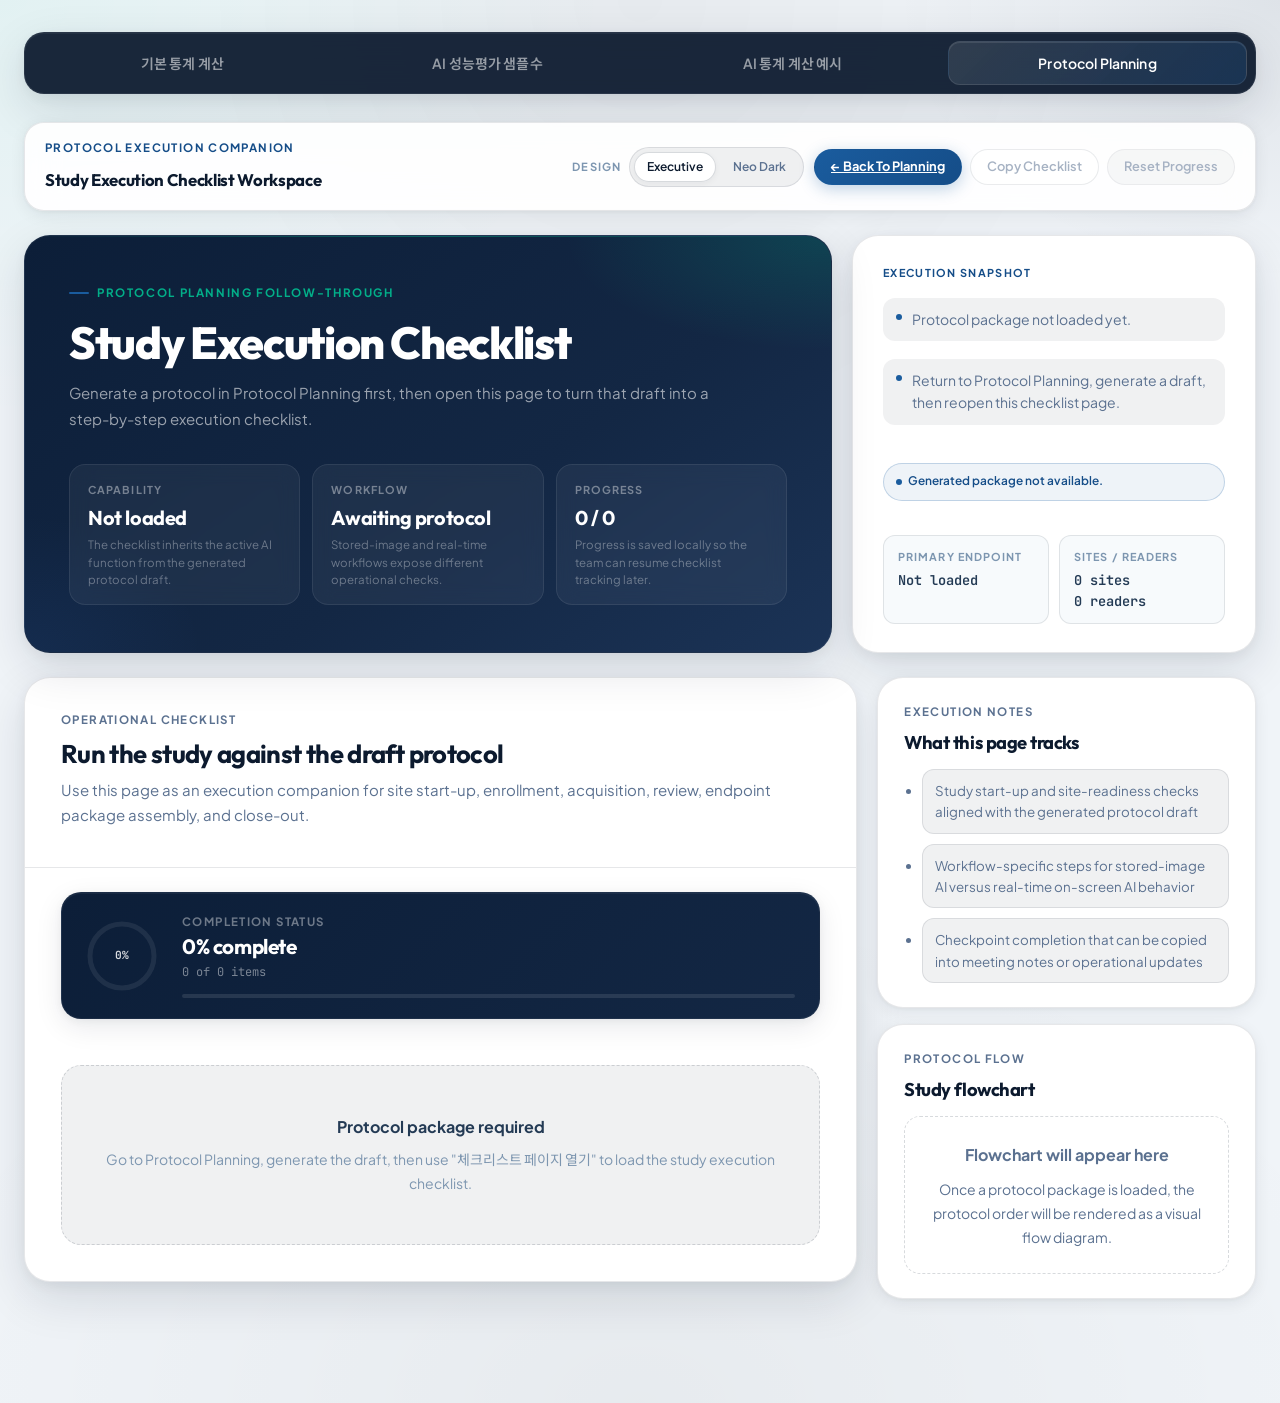
<file: protocol-checklist.html>
<!DOCTYPE html>
<html lang="ko">
<head>
  <meta charset="UTF-8">
  <meta name="viewport" content="width=device-width, initial-scale=1.0">
  <title>Protocol Planning Study Checklist</title>
  <link rel="preconnect" href="https://fonts.googleapis.com">
  <link rel="preconnect" href="https://fonts.gstatic.com" crossorigin>
  <script>
    (function () {
      try {
        var theme = window.localStorage.getItem("statistics-web:theme");
        if (theme) {
          document.documentElement.setAttribute("data-theme", theme);
        }
      } catch (error) {
        // Ignore theme bootstrap failures.
      }
    })();
  </script>
  <link rel="stylesheet" href="styles.css">
</head>
<body class="page page-protocol-checklist">
  <div class="page-shell">
    <nav class="page-nav" aria-label="페이지 이동">
      <a class="page-nav-link" href="/index.html">기본 통계 계산</a>
      <a class="page-nav-link" href="/ai-performance.html">AI 성능평가 샘플수</a>
      <a class="page-nav-link" href="/ai-stat-examples">AI 통계 계산 예시</a>
      <a class="page-nav-link active" href="/protocol-planning">Protocol Planning</a>
    </nav>

    <div class="workspace-bar">
      <div>
        <p class="workspace-kicker">Protocol Execution Companion</p>
        <p class="workspace-title">Study Execution Checklist Workspace</p>
      </div>
      <div class="workspace-bar-actions">
        <div class="theme-switcher" aria-label="디자인 선택">
          <span class="theme-switcher-label">Design</span>
          <div class="theme-switcher-options" role="group" aria-label="디자인 테마">
            <button class="theme-button" type="button" data-theme-option="executive-classic" aria-pressed="false">Executive</button>
            <button class="theme-button" type="button" data-theme-option="neo-dark" aria-pressed="false">Neo Dark</button>
          </div>
        </div>
        <div class="workspace-meta">
          <a class="workspace-chip is-accent" href="/protocol-planning">← Back To Planning</a>
          <button class="workspace-chip" type="button" data-checklist-copy>Copy Checklist</button>
          <button class="workspace-chip is-muted" type="button" data-checklist-reset>Reset Progress</button>
        </div>
      </div>
    </div>

    <section class="protocol-checklist-view" data-protocol-checklist-view aria-label="Protocol study checklist">
      <div class="protocol-hero">
        <section class="protocol-hero-copy">
          <p class="eyebrow">Protocol Planning Follow-Through</p>
          <h1 data-checklist-title>Study Execution Checklist</h1>
          <p class="hero-text" data-checklist-summary>
            Generate a protocol in Protocol Planning first, then open this page to turn that draft into a step-by-step execution checklist.
          </p>
          <div class="hero-metrics">
            <article class="hero-metric">
              <p class="hero-metric-label">Capability</p>
              <p class="hero-metric-value" data-checklist-capability>Not loaded</p>
              <p class="hero-metric-note">The checklist inherits the active AI function from the generated protocol draft.</p>
            </article>
            <article class="hero-metric">
              <p class="hero-metric-label">Workflow</p>
              <p class="hero-metric-value" data-checklist-workflow>Awaiting protocol</p>
              <p class="hero-metric-note">Stored-image and real-time workflows expose different operational checks.</p>
            </article>
            <article class="hero-metric">
              <p class="hero-metric-label">Progress</p>
              <p class="hero-metric-value" data-checklist-progress-count>0 / 0</p>
              <p class="hero-metric-note">Progress is saved locally so the team can resume checklist tracking later.</p>
            </article>
          </div>
        </section>

        <section class="protocol-hero-card">
          <p class="card-label">Execution Snapshot</p>
          <ul class="hero-list" data-checklist-tags>
            <li>Protocol package not loaded yet.</li>
            <li>Return to Protocol Planning, generate a draft, then reopen this checklist page.</li>
          </ul>
          <p class="server-status" data-checklist-generated-at>Generated package not available.</p>
          <div class="hero-note-grid">
            <div class="hero-note">
              <p class="hero-note-label">Primary Endpoint</p>
              <p class="hero-note-value" data-checklist-endpoint>Not loaded</p>
            </div>
            <div class="hero-note">
              <p class="hero-note-label">Sites / Readers</p>
              <p class="hero-note-value" data-checklist-sites>0 sites</p>
              <p class="hero-note-value" data-checklist-readers>0 readers</p>
            </div>
          </div>
        </section>
      </div>

      <div class="protocol-layout">
        <section class="protocol-planner-panel checklist-main-panel">
          <div class="section-heading">
            <p class="section-kicker">Operational Checklist</p>
            <h2>Run the study against the draft protocol</h2>
            <p>Use this page as an execution companion for site start-up, enrollment, acquisition, review, endpoint package assembly, and close-out.</p>
          </div>

          <div class="checklist-progress-card">
            <div class="progress-ring-wrap" aria-hidden="true">
              <svg class="progress-ring-svg" viewBox="0 0 72 72">
                <circle class="progress-ring-track" cx="36" cy="36" r="32"></circle>
                <circle class="progress-ring-bar" cx="36" cy="36" r="32" data-progress-ring></circle>
              </svg>
              <div class="progress-ring-pct" data-progress-ring-pct>0%</div>
            </div>
            <div class="progress-text-block">
              <p class="section-kicker">Completion Status</p>
              <h3 data-checklist-progress-text>0% complete</h3>
              <p data-checklist-progress-count class="checklist-progress-count-text">0 of 0 items</p>
              <div class="checklist-progress-track" aria-hidden="true">
                <span class="checklist-progress-bar" data-checklist-progress-bar></span>
              </div>
            </div>
          </div>

          <div class="checklist-sections" data-checklist-sections>
            <section class="protocol-placeholder checklist-empty-state">
              <p class="protocol-placeholder-title">Protocol package required</p>
              <p class="result-meta">Go to Protocol Planning, generate the draft, then use "체크리스트 페이지 열기" to load the study execution checklist.</p>
            </section>
          </div>
        </section>

        <aside class="protocol-side-panel">
          <section class="info-card protocol-info-card">
            <p class="section-kicker">Execution Notes</p>
            <h2>What this page tracks</h2>
            <ul class="info-list">
              <li>Study start-up and site-readiness checks aligned with the generated protocol draft</li>
              <li>Workflow-specific steps for stored-image AI versus real-time on-screen AI behavior</li>
              <li>Checkpoint completion that can be copied into meeting notes or operational updates</li>
            </ul>
          </section>

          <section class="info-card protocol-info-card">
            <p class="section-kicker">Protocol Flow</p>
            <h2>Study flowchart</h2>
            <div data-checklist-flowchart>
              <div class="protocol-placeholder">
                <p class="protocol-placeholder-title">Flowchart will appear here</p>
                <p class="result-meta">Once a protocol package is loaded, the protocol order will be rendered as a visual flow diagram.</p>
              </div>
            </div>
          </section>
        </aside>
      </div>
    </section>
  </div>

  <script src="app.js"></script>
</body>
</html>
</file>
<file: styles.css>
@import url('https://fonts.googleapis.com/css2?family=Outfit:wght@300;400;500;600;700;800;900&family=Plus+Jakarta+Sans:ital,wght@0,300;0,400;0,500;0,600;0,700;0,800;1,400&family=Noto+Sans+KR:wght@400;500;700;800&family=JetBrains+Mono:wght@400;500;600&display=swap');

:root {
  --bg: #edf2f4;
  --bg-strong: #e4eaee;
  --surface: rgba(255, 255, 255, 0.9);
  --surface-solid: #ffffff;
  --surface-muted: #f5f8fa;
  --surface-strong: #0d2434;
  --surface-strong-2: #17384b;
  --ink: #12212d;
  --muted: #5d6f7d;
  --muted-strong: #435767;
  --line: rgba(18, 33, 45, 0.12);
  --line-strong: rgba(18, 33, 45, 0.18);
  --line-accent: rgba(15, 127, 99, 0.22);
  --accent: #0f7f63;
  --accent-deep: #0d5d4f;
  --accent-soft: #edf6f2;
  --signal: #9a7430;
  --signal-soft: #f8f0df;
  --danger: #9c3f47;
  --shadow-xl: 0 34px 76px rgba(17, 33, 45, 0.12);
  --shadow-lg: 0 20px 44px rgba(17, 33, 45, 0.09);
  --shadow-sm: 0 10px 24px rgba(17, 33, 45, 0.06);
  --glow-accent: 0 0 32px rgba(15, 127, 99, 0.18);
  --radius-xl: 28px;
  --radius-lg: 22px;
  --radius-md: 18px;
  --radius-sm: 14px;
}

* {
  box-sizing: border-box;
}

html {
  scroll-behavior: smooth;
}

body {
  position: relative;
  margin: 0;
  min-height: 100vh;
  font-family: "Aptos", "Bahnschrift", "Noto Sans KR", "Apple SD Gothic Neo", "Malgun Gothic", sans-serif;
  color: var(--ink);
  background:
    radial-gradient(circle at top left, rgba(15, 127, 99, 0.12), transparent 24%),
    radial-gradient(circle at 85% 12%, rgba(13, 36, 52, 0.12), transparent 18%),
    linear-gradient(180deg, #f7fafb 0%, var(--bg) 52%, var(--bg-strong) 100%);
}

body::before,
body::after {
  content: "";
  position: fixed;
  inset: 0;
  pointer-events: none;
}

body::before {
  background:
    linear-gradient(rgba(255, 255, 255, 0.06) 1px, transparent 1px),
    linear-gradient(90deg, rgba(255, 255, 255, 0.06) 1px, transparent 1px);
  background-size: 28px 28px;
  mask-image: linear-gradient(180deg, rgba(0, 0, 0, 0.22), transparent 72%);
}

body::after {
  background: radial-gradient(circle at 50% 0%, rgba(15, 127, 99, 0.08), transparent 34%);
}

button,
input,
select {
  font: inherit;
}

a {
  color: inherit;
}

h1,
h2,
h3,
h4,
p,
ul {
  margin-top: 0;
}

h1,
h2 {
  font-family: "Aptos Display", "Aptos", "Bahnschrift", "Noto Sans KR", "Apple SD Gothic Neo", "Malgun Gothic", sans-serif;
  letter-spacing: -0.035em;
}

h1 {
  margin-bottom: 18px;
  font-size: clamp(2.4rem, 4.5vw, 4.6rem);
  line-height: 0.98;
  font-weight: 700;
}

h2 {
  margin-bottom: 10px;
  font-size: clamp(1.75rem, 2.1vw, 2.35rem);
  line-height: 1.06;
  font-weight: 700;
}

h3 {
  margin-bottom: 8px;
  font-size: 1.16rem;
  font-weight: 700;
}

.page-shell {
  position: relative;
  z-index: 1;
  width: min(1320px, calc(100% - 40px));
  margin: 0 auto;
  padding: 28px 0 64px;
}

.workspace-bar,
.workspace-tools,
.page-nav,
.hero-copy,
.hero-card,
.calculator-panel,
.info-card {
  animation: fade-up 0.55s cubic-bezier(0.2, 0.8, 0.2, 1) both;
}

.workspace-bar {
  display: flex;
  flex-wrap: wrap;
  gap: 18px;
  align-items: flex-start;
  justify-content: space-between;
  margin-bottom: 18px;
  padding: 18px 22px;
  border: 1px solid var(--line);
  border-radius: var(--radius-md);
  background: rgba(255, 255, 255, 0.72);
  backdrop-filter: blur(18px);
  box-shadow: var(--shadow-sm);
  animation-delay: 0.02s;
}

.workspace-kicker,
.section-kicker,
.card-label,
.eyebrow {
  margin: 0 0 10px;
  font-size: 0.78rem;
  font-weight: 800;
  letter-spacing: 0.14em;
  text-transform: uppercase;
}

.workspace-kicker {
  color: var(--accent-deep);
}

.workspace-title {
  margin: 0;
  font-size: 1.15rem;
  font-weight: 700;
  color: var(--ink);
}

.workspace-bar-actions {
  display: flex;
  flex-wrap: wrap;
  gap: 12px;
  align-items: center;
  justify-content: flex-end;
}

.theme-switcher {
  display: flex;
  flex-wrap: wrap;
  gap: 10px;
  align-items: center;
  justify-content: flex-end;
}

.theme-switcher-label {
  margin: 0;
  font-size: 0.72rem;
  font-weight: 800;
  letter-spacing: 0.12em;
  text-transform: uppercase;
  color: var(--muted);
}

.theme-switcher-options {
  display: flex;
  flex-wrap: wrap;
  gap: 6px;
  padding: 5px;
  border: 1px solid var(--line);
  border-radius: 999px;
  background: rgba(255, 255, 255, 0.52);
  box-shadow: inset 0 1px 0 rgba(255, 255, 255, 0.38);
}

.theme-button {
  appearance: none;
  display: inline-flex;
  align-items: center;
  justify-content: center;
  min-height: 34px;
  padding: 0 12px;
  border: 1px solid transparent;
  border-radius: 999px;
  background: transparent;
  color: var(--muted-strong);
  font-size: 0.78rem;
  font-weight: 700;
  cursor: pointer;
  transition: transform 160ms ease, box-shadow 160ms ease, background 160ms ease, color 160ms ease, border-color 160ms ease;
}

.theme-button:hover,
.theme-button:focus-visible {
  outline: none;
  transform: translateY(-1px);
  color: var(--ink);
  background: rgba(255, 255, 255, 0.5);
}

.theme-button[aria-pressed="true"] {
  background: linear-gradient(135deg, var(--surface-strong), var(--surface-strong-2));
  color: #ffffff;
  box-shadow: var(--shadow-sm);
}

.workspace-meta {
  display: flex;
  flex-wrap: wrap;
  gap: 10px;
  align-items: center;
  justify-content: flex-end;
}

.workspace-chip {
  appearance: none;
  display: inline-flex;
  align-items: center;
  justify-content: center;
  min-height: 38px;
  padding: 0 14px;
  border: 1px solid var(--line);
  border-radius: 999px;
  background: rgba(255, 255, 255, 0.85);
  color: var(--muted-strong);
  font-size: 0.82rem;
  font-weight: 700;
  box-shadow: 0 6px 14px rgba(17, 33, 45, 0.04);
  cursor: pointer;
  transition: transform 160ms ease, box-shadow 160ms ease, background 160ms ease, color 160ms ease, border-color 160ms ease;
}

.workspace-chip.is-accent {
  border-color: transparent;
  background: linear-gradient(135deg, var(--accent), var(--accent-deep));
  color: #ffffff;
}

.workspace-chip.is-muted {
  background: rgba(18, 33, 45, 0.05);
}

.workspace-chip:hover,
.workspace-chip:focus-visible {
  outline: none;
  transform: translateY(-1px);
  box-shadow: 0 12px 22px rgba(17, 33, 45, 0.1);
}

.workspace-chip:disabled {
  cursor: not-allowed;
  opacity: 0.54;
  transform: none;
  box-shadow: none;
}

.workspace-chip[aria-pressed="true"] {
  border-color: transparent;
  background: linear-gradient(135deg, var(--surface-strong), var(--surface-strong-2));
  color: #ffffff;
  box-shadow: 0 14px 24px rgba(13, 36, 52, 0.16);
}

.workspace-tools {
  margin-bottom: 24px;
  padding: 8px;
  border: 1px solid var(--line);
  border-radius: var(--radius-lg);
  background: rgba(255, 255, 255, 0.66);
  backdrop-filter: blur(18px);
  box-shadow: var(--shadow-sm);
  animation: fade-up 0.55s cubic-bezier(0.2, 0.8, 0.2, 1) both;
  animation-delay: 0.04s;
}

.workspace-tool-panel {
  display: none;
  grid-template-columns: minmax(0, 1.3fr) auto;
  gap: 16px 22px;
  align-items: center;
  padding: 20px 22px;
  border-radius: 18px;
  background: linear-gradient(180deg, rgba(247, 250, 251, 0.98), rgba(255, 255, 255, 0.96));
}

.workspace-tool-panel.active {
  display: grid;
  animation: fade-up 0.24s ease both;
}

.workspace-tool-kicker {
  margin: 0 0 8px;
  font-size: 0.76rem;
  font-weight: 800;
  letter-spacing: 0.14em;
  text-transform: uppercase;
  color: var(--accent-deep);
}

.workspace-tool-copy h2 {
  margin-bottom: 8px;
  font-size: clamp(1.35rem, 1.9vw, 1.8rem);
}

.workspace-tool-copy p:last-child {
  margin-bottom: 0;
  color: var(--muted);
  line-height: 1.68;
}

.workspace-tool-actions {
  display: flex;
  flex-wrap: wrap;
  gap: 10px;
  justify-content: flex-end;
}

.workspace-tool-status {
  grid-column: 1 / -1;
  margin: 0;
  padding-top: 14px;
  border-top: 1px solid rgba(18, 33, 45, 0.08);
  color: var(--muted-strong);
  line-height: 1.65;
}

.protocol-planning-view {
  display: grid;
  gap: 24px;
  margin-bottom: 24px;
}

.protocol-checklist-view {
  display: grid;
  gap: 24px;
  margin-bottom: 24px;
}

.protocol-hero {
  display: grid;
  grid-template-columns: minmax(0, 1.4fr) minmax(300px, 0.82fr);
  gap: 24px;
}

.protocol-hero-copy,
.protocol-hero-card,
.protocol-planner-panel,
.protocol-output-card {
  border: 1px solid var(--line);
  border-radius: var(--radius-xl);
  box-shadow: var(--shadow-lg);
}

.protocol-hero-copy {
  position: relative;
  overflow: hidden;
  padding: 34px;
  background: linear-gradient(145deg, rgba(13, 36, 52, 0.98), rgba(22, 61, 83, 0.94));
  color: #f6fafb;
}

.protocol-hero-copy::before {
  content: "";
  position: absolute;
  inset: 0;
  background:
    radial-gradient(circle at top right, rgba(15, 127, 99, 0.28), transparent 24%),
    linear-gradient(115deg, transparent 12%, rgba(255, 255, 255, 0.06) 48%, transparent 80%);
}

.protocol-hero-copy > * {
  position: relative;
  z-index: 1;
}

.protocol-hero-card {
  padding: 28px;
  background: linear-gradient(180deg, rgba(255, 255, 255, 0.97), rgba(247, 250, 251, 0.94));
}

.protocol-layout {
  display: grid;
  grid-template-columns: minmax(0, 1.55fr) minmax(300px, 0.78fr);
  gap: 24px;
  align-items: start;
}

.protocol-planner-panel {
  padding: 32px;
  background: linear-gradient(180deg, rgba(255, 255, 255, 0.98), rgba(248, 251, 252, 0.94));
}

.protocol-capability-tabs {
  display: grid;
  grid-template-columns: repeat(auto-fit, minmax(180px, 1fr));
  gap: 10px;
  margin: 26px 0 18px;
}

.ai-stat-region-row {
  display: flex;
  flex-wrap: wrap;
  gap: 10px;
  margin: 0 0 20px;
}

.ai-stat-panel-stack {
  position: sticky;
  top: 20px;
}

.protocol-capability-button {
  min-height: 52px;
  padding: 12px 16px;
  border: 1px solid rgba(18, 33, 45, 0.12);
  border-radius: 16px;
  background: linear-gradient(180deg, rgba(246, 250, 251, 0.98), rgba(255, 255, 255, 0.96));
  color: var(--muted-strong);
  font-weight: 700;
  cursor: pointer;
  transition: transform 160ms ease, box-shadow 160ms ease, background 160ms ease, color 160ms ease, border-color 160ms ease;
}

.protocol-capability-button:hover,
.protocol-capability-button:focus-visible {
  outline: none;
  transform: translateY(-1px);
  box-shadow: var(--shadow-sm);
}

.protocol-capability-button.active {
  border-color: transparent;
  background: linear-gradient(135deg, var(--surface-strong), var(--surface-strong-2));
  color: #ffffff;
  box-shadow: 0 16px 28px rgba(13, 36, 52, 0.18);
}

.protocol-mode-banner {
  margin-bottom: 18px;
  padding: 16px 18px;
  border: 1px solid rgba(15, 127, 99, 0.14);
  border-radius: 18px;
  background: linear-gradient(180deg, rgba(237, 246, 242, 0.92), rgba(255, 255, 255, 0.98));
  color: var(--muted-strong);
  line-height: 1.7;
}

.protocol-form {
  display: grid;
  grid-template-columns: repeat(auto-fit, minmax(220px, 1fr));
  gap: 16px;
}

.protocol-form-section {
  grid-column: 1 / -1;
  padding: 18px 20px;
  border: 1px solid rgba(18, 33, 45, 0.08);
  border-radius: 18px;
  background: linear-gradient(180deg, rgba(13, 36, 52, 0.05), rgba(255, 255, 255, 0.98));
}

.protocol-form-section-kicker {
  margin: 0 0 8px;
  font-size: 0.74rem;
  font-weight: 800;
  letter-spacing: 0.08em;
  text-transform: uppercase;
  color: var(--accent-deep);
}

.protocol-form-section h3 {
  margin: 0 0 8px;
  font-size: 1rem;
}

.protocol-form-section p {
  margin: 0;
  color: var(--muted);
  line-height: 1.7;
}

.protocol-form label {
  display: flex;
  flex-direction: column;
  gap: 10px;
  padding: 14px 15px 16px;
  border: 1px solid rgba(18, 33, 45, 0.1);
  border-radius: 16px;
  background: linear-gradient(180deg, rgba(246, 250, 251, 0.92), rgba(255, 255, 255, 0.98));
  color: var(--ink);
  font-weight: 700;
  transition: transform 160ms ease, border-color 160ms ease, box-shadow 160ms ease;
}

.protocol-form label.is-wide {
  grid-column: 1 / -1;
}

.protocol-form label:hover {
  transform: translateY(-1px);
  border-color: rgba(15, 127, 99, 0.2);
  box-shadow: var(--shadow-sm);
}

.protocol-form input,
.protocol-form select,
.protocol-form textarea {
  width: 100%;
  min-height: 48px;
  padding: 13px 14px;
  border: 1px solid rgba(18, 33, 45, 0.14);
  border-radius: 12px;
  background: #ffffff;
  color: var(--ink);
  box-shadow: inset 0 1px 2px rgba(18, 33, 45, 0.04);
}

.protocol-form textarea {
  min-height: 116px;
  resize: vertical;
  line-height: 1.6;
}

.protocol-form input:focus,
.protocol-form select:focus,
.protocol-form textarea:focus {
  outline: none;
  border-color: var(--accent);
  box-shadow: 0 0 0 4px rgba(15, 127, 99, 0.12);
}

.protocol-action-row {
  grid-column: 1 / -1;
  display: flex;
  flex-wrap: wrap;
  gap: 12px;
  align-items: center;
}

.protocol-help {
  margin-bottom: 0;
}

.protocol-side-panel {
  display: grid;
  gap: 20px;
}

.protocol-info-card {
  padding: 26px;
}

.protocol-output-card {
  padding: 30px 32px;
  background: linear-gradient(180deg, rgba(255, 255, 255, 0.98), rgba(248, 251, 252, 0.94));
}

.protocol-output-card.is-placeholder {
  border-style: dashed;
  background: linear-gradient(180deg, rgba(248, 251, 252, 0.94), rgba(255, 255, 255, 0.98));
}

.protocol-output-card.is-generated {
  animation: fade-up 0.28s ease both;
}

.protocol-glossary-card {
  grid-column: 1 / -1;
  position: relative;
  z-index: 8;
  margin-top: 22px;
  padding: 30px 32px;
  background: linear-gradient(180deg, rgba(255, 255, 255, 0.98), rgba(245, 249, 250, 0.94));
}

.protocol-glossary-grid {
  display: grid;
  grid-template-columns: repeat(auto-fit, minmax(220px, 1fr));
  gap: 14px;
  margin-top: 18px;
}

.protocol-glossary-item {
  padding: 18px 18px 16px;
  border: 1px solid rgba(18, 33, 45, 0.08);
  border-radius: 18px;
  background: #ffffff;
  box-shadow: 0 10px 22px rgba(17, 33, 45, 0.04);
}

.protocol-glossary-item h3 {
  margin: 0 0 8px;
  font-size: 0.98rem;
  color: var(--ink);
}

.protocol-glossary-item p {
  margin: 0;
  color: var(--muted);
  line-height: 1.7;
}

.protocol-output-header {
  display: flex;
  flex-wrap: wrap;
  gap: 16px;
  align-items: flex-end;
  justify-content: space-between;
  padding-bottom: 18px;
  border-bottom: 1px solid rgba(18, 33, 45, 0.08);
}

.protocol-output-header h2 {
  margin-bottom: 8px;
}

.protocol-tag-row {
  display: flex;
  flex-wrap: wrap;
  gap: 8px;
}

.protocol-tag {
  display: inline-flex;
  align-items: center;
  min-height: 34px;
  padding: 0 12px;
  border-radius: 999px;
  background: rgba(13, 36, 52, 0.06);
  color: var(--accent-deep);
  font-size: 0.82rem;
  font-weight: 700;
}

.protocol-output-grid {
  display: grid;
  grid-template-columns: repeat(2, minmax(0, 1fr));
  gap: 16px;
  margin-top: 22px;
}

.protocol-placeholder {
  margin-top: 22px;
  padding: 22px;
  border: 1px dashed rgba(18, 33, 45, 0.16);
  border-radius: 18px;
  background: rgba(255, 255, 255, 0.88);
}

.protocol-placeholder-title {
  margin: 0 0 10px;
  font-size: 1rem;
  font-weight: 700;
  color: var(--ink);
}

.protocol-output-section {
  padding: 20px;
  border: 1px solid rgba(18, 33, 45, 0.08);
  border-radius: 18px;
  background: #ffffff;
  box-shadow: 0 10px 22px rgba(17, 33, 45, 0.04);
}

.protocol-output-section.is-wide {
  grid-column: 1 / -1;
}

.protocol-output-section h3 {
  margin-bottom: 10px;
  font-size: 1.05rem;
}

.protocol-output-section p {
  margin-bottom: 0;
  color: var(--muted);
  line-height: 1.72;
}

.protocol-flowchart {
  display: grid;
  gap: 10px;
  margin-top: 8px;
}

.protocol-flow-step {
  display: grid;
  grid-template-columns: 54px minmax(0, 1fr);
  gap: 14px 16px;
  align-items: start;
}

.protocol-flow-badge {
  display: inline-flex;
  align-items: center;
  justify-content: center;
  width: 46px;
  height: 46px;
  border-radius: 16px;
  background: linear-gradient(135deg, var(--surface-strong), var(--surface-strong-2));
  color: #ffffff;
  font-size: 0.82rem;
  font-weight: 800;
  letter-spacing: 0.08em;
  box-shadow: 0 12px 24px rgba(13, 36, 52, 0.16);
}

.protocol-flowchart.is-realtime .protocol-flow-badge {
  background: linear-gradient(135deg, var(--accent), #0b5868);
}

.protocol-flow-card {
  padding: 18px 18px 16px;
  border: 1px solid rgba(18, 33, 45, 0.08);
  border-radius: 18px;
  background: linear-gradient(180deg, rgba(246, 250, 251, 0.96), rgba(255, 255, 255, 0.98));
  box-shadow: 0 12px 24px rgba(17, 33, 45, 0.05);
}

.protocol-flow-title {
  margin: 0 0 8px;
  font-size: 1rem;
  font-weight: 700;
  color: var(--ink);
}

.protocol-flow-detail {
  margin: 0;
  color: var(--muted);
  line-height: 1.66;
}

.protocol-flow-arrow {
  grid-column: 1 / -1;
  justify-self: center;
  position: relative;
  width: 2px;
  height: 24px;
  background: linear-gradient(180deg, rgba(36, 68, 102, 0.18), rgba(15, 127, 99, 0.34));
}

.protocol-flow-arrow::after {
  content: "";
  position: absolute;
  left: 50%;
  bottom: -1px;
  width: 10px;
  height: 10px;
  border-right: 2px solid rgba(15, 127, 99, 0.54);
  border-bottom: 2px solid rgba(15, 127, 99, 0.54);
  transform: translateX(-50%) rotate(45deg);
  background: #ffffff;
}

.checklist-main-panel {
  display: grid;
  gap: 22px;
}

.checklist-progress-card,
.checklist-section {
  border: 1px solid rgba(18, 33, 45, 0.08);
  border-radius: 20px;
  background: linear-gradient(180deg, rgba(255, 255, 255, 0.98), rgba(247, 250, 251, 0.94));
  box-shadow: var(--shadow-sm);
}

.checklist-progress-card {
  display: grid;
  gap: 14px;
  padding: 22px 24px;
}

.checklist-progress-card h3 {
  margin: 0;
  font-size: 1.3rem;
}

.checklist-progress-track {
  overflow: hidden;
  width: 100%;
  height: 12px;
  border-radius: 999px;
  background: rgba(18, 33, 45, 0.08);
}

.checklist-progress-bar {
  display: block;
  width: 0;
  height: 100%;
  border-radius: inherit;
  background: linear-gradient(135deg, var(--accent), #0b5868);
  transition: width 180ms ease;
}

.checklist-sections {
  display: grid;
  gap: 20px;
}

.checklist-section {
  padding: 24px;
}

.checklist-section-header {
  padding-bottom: 18px;
  border-bottom: 1px solid rgba(18, 33, 45, 0.08);
}

.checklist-section-header h3 {
  margin-bottom: 8px;
}

.checklist-section-header p:last-child {
  margin-bottom: 0;
  color: var(--muted);
  line-height: 1.66;
}

.checklist-items {
  display: grid;
  gap: 12px;
  margin-top: 18px;
}

.checklist-item {
  display: grid;
  grid-template-columns: auto minmax(0, 1fr);
  gap: 14px;
  align-items: start;
  padding: 16px 18px;
  border: 1px solid rgba(18, 33, 45, 0.08);
  border-radius: 18px;
  background: #ffffff;
  box-shadow: 0 10px 22px rgba(17, 33, 45, 0.04);
  cursor: pointer;
  transition: transform 160ms ease, border-color 160ms ease, box-shadow 160ms ease, background 160ms ease;
}

.checklist-item:hover {
  transform: translateY(-1px);
  border-color: rgba(15, 127, 99, 0.18);
  box-shadow: 0 14px 26px rgba(17, 33, 45, 0.07);
}

.checklist-item input {
  width: 20px;
  height: 20px;
  margin-top: 2px;
  accent-color: var(--accent);
}

.checklist-item.is-checked {
  border-color: rgba(15, 127, 99, 0.18);
  background: linear-gradient(180deg, rgba(237, 246, 242, 0.88), rgba(255, 255, 255, 0.98));
}

.checklist-item-copy {
  display: block;
}

.checklist-item-title {
  display: block;
  color: var(--ink);
  font-weight: 700;
  line-height: 1.5;
}

.checklist-item-note {
  display: block;
  margin-top: 6px;
  color: var(--muted);
  line-height: 1.62;
}

.protocol-section-list {
  margin: 0;
  padding-left: 18px;
  color: var(--muted);
  line-height: 1.72;
}

.protocol-section-list li + li {
  margin-top: 8px;
}

.page-nav {
  display: flex;
  flex-wrap: wrap;
  gap: 10px;
  margin-bottom: 24px;
  padding: 10px;
  border: 1px solid rgba(255, 255, 255, 0.08);
  border-radius: var(--radius-md);
  background: rgba(13, 36, 52, 0.88);
  backdrop-filter: blur(18px);
  box-shadow: var(--shadow-lg);
  animation-delay: 0.08s;
}

.page-nav-link {
  display: inline-flex;
  flex: 1 1 240px;
  align-items: center;
  justify-content: center;
  min-height: 48px;
  padding: 0 18px;
  border: 1px solid transparent;
  border-radius: var(--radius-sm);
  color: rgba(241, 247, 250, 0.74);
  text-decoration: none;
  font-weight: 700;
  letter-spacing: 0.01em;
  transition: transform 160ms ease, background 160ms ease, color 160ms ease, border-color 160ms ease;
}

.page-nav-link.active {
  border-color: rgba(255, 255, 255, 0.14);
  background: linear-gradient(135deg, rgba(255, 255, 255, 0.15), rgba(15, 127, 99, 0.24));
  color: #ffffff;
  box-shadow: inset 0 1px 0 rgba(255, 255, 255, 0.08);
}

.page-nav-link:hover,
.page-nav-link:focus-visible {
  outline: none;
  transform: translateY(-1px);
  color: #ffffff;
}

.hero {
  display: grid;
  grid-template-columns: minmax(0, 1.48fr) minmax(320px, 0.8fr);
  gap: 24px;
  align-items: stretch;
  margin-bottom: 28px;
}

.hero-copy,
.hero-card,
.calculator-panel,
.info-card {
  border: 1px solid var(--line);
  border-radius: var(--radius-xl);
  box-shadow: var(--shadow-lg);
}

.hero-copy {
  position: relative;
  overflow: hidden;
  padding: 36px;
  background: linear-gradient(145deg, rgba(13, 36, 52, 0.96), rgba(23, 56, 75, 0.94));
  color: #f6fafb;
  animation-delay: 0.12s;
}

.hero-copy::before {
  content: "";
  position: absolute;
  inset: 0;
  background:
    radial-gradient(circle at top right, rgba(15, 127, 99, 0.32), transparent 26%),
    linear-gradient(115deg, transparent 12%, rgba(255, 255, 255, 0.06) 50%, transparent 78%);
  opacity: 0.9;
}

.hero-copy > * {
  position: relative;
  z-index: 1;
}

.eyebrow {
  color: rgba(194, 224, 214, 0.9);
}

.section-kicker {
  color: var(--accent-deep);
}

.card-label {
  color: var(--accent-deep);
}

.hero-text,
.panel-intro p,
.section-heading p,
.info-card p,
.info-list li,
.card-note,
.example-text,
.dynamic-help,
.result-meta,
.result-detail-list,
.doc-body,
.figure-caption,
.parameter-table td {
  color: var(--muted);
  line-height: 1.72;
}

.hero-copy .hero-text {
  max-width: 760px;
  color: rgba(236, 243, 246, 0.82);
}

.hero-card {
  padding: 28px;
  background: linear-gradient(180deg, rgba(255, 255, 255, 0.96), rgba(247, 250, 251, 0.92));
  animation-delay: 0.18s;
}

.hero-card .hero-list,
.hero-card .card-note {
  color: var(--muted-strong);
}

.hero-list,
.info-list,
.result-list,
.reference-list {
  padding-left: 18px;
  margin-bottom: 0;
}

.hero-list li + li,
.info-list li + li,
.result-list li + li,
.reference-list li + li {
  margin-top: 10px;
}

.server-status {
  display: inline-flex;
  align-items: center;
  min-height: 38px;
  margin: 18px 0 14px;
  padding: 8px 12px;
  border: 1px solid rgba(15, 127, 99, 0.18);
  border-radius: 999px;
  background: rgba(15, 127, 99, 0.08);
  color: var(--accent-deep);
  font-size: 0.9rem;
  font-weight: 700;
}

.server-status.connected {
  background: rgba(15, 127, 99, 0.12);
}

.server-status.disconnected {
  border-color: rgba(156, 63, 71, 0.16);
  background: rgba(156, 63, 71, 0.08);
  color: var(--danger);
}

.hero-metrics,
.tool-strip {
  display: grid;
  gap: 14px;
}

.hero-metrics {
  grid-template-columns: repeat(3, minmax(0, 1fr));
  margin-top: 26px;
}

.hero-metric {
  padding: 16px 18px;
  border: 1px solid rgba(255, 255, 255, 0.12);
  border-radius: 18px;
  background: linear-gradient(180deg, rgba(255, 255, 255, 0.08), rgba(255, 255, 255, 0.04));
  backdrop-filter: blur(10px);
}

.hero-metric-label,
.tool-strip-label,
.summary-label,
.doc-lang,
.example-kicker,
.result-card::before {
  letter-spacing: 0.12em;
  text-transform: uppercase;
}

.hero-metric-label {
  margin: 0 0 8px;
  font-size: 0.74rem;
  font-weight: 800;
  color: rgba(194, 224, 214, 0.72);
}

.hero-metric-value {
  margin: 0;
  font-size: 1.06rem;
  font-weight: 700;
  color: #ffffff;
}

.hero-metric-note {
  margin: 6px 0 0;
  color: rgba(236, 243, 246, 0.72);
  line-height: 1.6;
}

.hero-note-grid {
  display: grid;
  grid-template-columns: repeat(2, minmax(0, 1fr));
  gap: 12px;
  margin-top: 18px;
}

.hero-note {
  padding: 14px 16px;
  border: 1px solid rgba(18, 33, 45, 0.08);
  border-radius: 16px;
  background: #ffffff;
}

.hero-note-label {
  margin: 0 0 6px;
  font-size: 0.76rem;
  font-weight: 800;
  letter-spacing: 0.1em;
  text-transform: uppercase;
  color: var(--accent-deep);
}

.hero-note-value {
  margin: 0;
  color: var(--ink);
  font-weight: 700;
  line-height: 1.5;
}

.content-grid {
  display: grid;
  grid-template-columns: minmax(0, 1.5fr) minmax(300px, 0.82fr);
  gap: 24px;
  align-items: start;
}

.calculator-panel {
  min-width: 0;
  padding: 34px;
  background: linear-gradient(180deg, rgba(255, 255, 255, 0.96), rgba(248, 251, 252, 0.93));
  animation-delay: 0.22s;
}

.section-heading {
  padding-bottom: 18px;
  border-bottom: 1px solid var(--line);
}

.tool-strip {
  grid-template-columns: repeat(3, minmax(0, 1fr));
  margin: 28px 0 24px;
}

.tool-strip-card {
  padding: 16px 18px;
  border: 1px solid var(--line);
  border-radius: 18px;
  background: linear-gradient(180deg, rgba(246, 250, 251, 0.92), rgba(255, 255, 255, 0.98));
  box-shadow: var(--shadow-sm);
}

.tool-strip-label {
  margin: 0 0 8px;
  font-size: 0.74rem;
  font-weight: 800;
  color: var(--accent-deep);
}

.tool-strip-value {
  margin: 0;
  font-size: 1.02rem;
  font-weight: 700;
  color: var(--ink);
}

.tool-strip-note {
  margin: 6px 0 0;
  color: var(--muted);
  line-height: 1.6;
}

.tabs {
  display: grid;
  grid-template-columns: repeat(auto-fit, minmax(180px, 1fr));
  gap: 10px;
  margin: 0 0 22px;
  padding: 8px;
  border: 1px solid rgba(18, 33, 45, 0.08);
  border-radius: 18px;
  background: var(--surface-muted);
}

.tab-button {
  min-height: 52px;
  padding: 12px 18px;
  border: 1px solid transparent;
  border-radius: var(--radius-sm);
  background: transparent;
  color: var(--muted-strong);
  cursor: pointer;
  font-weight: 700;
  transition: transform 160ms ease, background 160ms ease, color 160ms ease, box-shadow 160ms ease;
}

.tab-button:hover,
.tab-button:focus-visible {
  outline: none;
  transform: translateY(-1px);
}

.tab-button.active {
  background: linear-gradient(180deg, rgba(13, 36, 52, 0.98), rgba(23, 56, 75, 0.94));
  color: #ffffff;
  box-shadow: 0 14px 24px rgba(13, 36, 52, 0.18);
}

.tab-panel {
  display: none;
  min-width: 0;
  padding: 26px;
  border: 1px solid var(--line);
  border-radius: var(--radius-lg);
  background: linear-gradient(180deg, rgba(255, 255, 255, 0.98), rgba(247, 250, 251, 0.94));
  box-shadow: inset 0 1px 0 rgba(255, 255, 255, 0.8);
}

.tab-panel.active {
  display: block;
  animation: fade-up 0.28s ease both;
}

.panel-intro {
  display: flex;
  flex-wrap: wrap;
  gap: 12px 24px;
  align-items: flex-end;
  justify-content: space-between;
  padding-bottom: 18px;
  border-bottom: 1px solid rgba(18, 33, 45, 0.08);
}

.panel-intro h3 {
  margin-bottom: 6px;
  font-size: 1.24rem;
}

.calc-form {
  display: grid;
  grid-template-columns: repeat(auto-fit, minmax(210px, 1fr));
  gap: 16px;
  margin-top: 20px;
}

.calc-form label {
  display: flex;
  flex-direction: column;
  gap: 10px;
  padding: 14px 15px 16px;
  border: 1px solid rgba(18, 33, 45, 0.1);
  border-radius: 16px;
  background: linear-gradient(180deg, rgba(246, 250, 251, 0.92), rgba(255, 255, 255, 0.98));
  color: var(--ink);
  font-weight: 700;
  transition: transform 160ms ease, border-color 160ms ease, box-shadow 160ms ease;
}

.calc-form label:hover {
  transform: translateY(-1px);
  border-color: rgba(15, 127, 99, 0.22);
  box-shadow: var(--shadow-sm);
}

.calc-form label.has-tooltip {
  position: relative;
  padding-right: 42px;
  cursor: help;
}

.calc-form label.has-tooltip::before {
  content: "?";
  position: absolute;
  top: 14px;
  right: 14px;
  display: inline-flex;
  align-items: center;
  justify-content: center;
  width: 20px;
  height: 20px;
  border-radius: 999px;
  background: var(--accent-soft);
  color: var(--accent-deep);
  font-size: 0.76rem;
  font-weight: 800;
}

.calc-form label.has-tooltip::after {
  content: attr(data-tooltip);
  position: absolute;
  left: 0;
  bottom: calc(100% + 12px);
  width: min(300px, calc(100vw - 64px));
  padding: 12px 14px;
  border-radius: 14px;
  background: rgba(13, 36, 52, 0.96);
  color: #ffffff;
  font-size: 0.82rem;
  font-weight: 400;
  line-height: 1.6;
  box-shadow: 0 18px 40px rgba(17, 33, 45, 0.18);
  opacity: 0;
  transform: translateY(6px);
  pointer-events: none;
  transition: opacity 140ms ease, transform 140ms ease;
  z-index: 25;
}

.calc-form label.has-tooltip:hover::after,
.calc-form label.has-tooltip:focus-within::after {
  opacity: 1;
  transform: translateY(0);
}

.calc-form input,
.calc-form select {
  width: 100%;
  min-height: 48px;
  padding: 13px 14px;
  border: 1px solid rgba(18, 33, 45, 0.14);
  border-radius: 12px;
  background: #ffffff;
  color: var(--ink);
  box-shadow: inset 0 1px 2px rgba(18, 33, 45, 0.04);
}

.calc-form input:focus,
.calc-form select:focus {
  outline: none;
  border-color: var(--accent);
  box-shadow: 0 0 0 4px rgba(15, 127, 99, 0.12);
}

.primary-button,
.secondary-button {
  display: inline-flex;
  align-items: center;
  justify-content: center;
  cursor: pointer;
  font-weight: 700;
  transition: transform 160ms ease, box-shadow 160ms ease, background 160ms ease, color 160ms ease;
}

.primary-button {
  grid-column: 1 / -1;
  justify-self: start;
  min-height: 52px;
  padding: 0 22px;
  border: none;
  border-radius: var(--radius-sm);
  background: linear-gradient(135deg, var(--accent), #0b5868);
  color: #ffffff;
  box-shadow: 0 16px 28px rgba(11, 88, 104, 0.22);
}

.primary-button:hover,
.primary-button:focus-visible,
.secondary-button:hover,
.secondary-button:focus-visible {
  outline: none;
  transform: translateY(-1px);
}

.primary-button:hover,
.primary-button:focus-visible {
  box-shadow: 0 18px 30px rgba(11, 88, 104, 0.24);
}

.primary-button.is-success {
  background: linear-gradient(135deg, #178768, #0d5d4f);
}

.primary-button:disabled {
  cursor: wait;
  opacity: 0.82;
  transform: none;
  box-shadow: none;
}

.secondary-button {
  min-height: 42px;
  padding: 0 14px;
  border: 1px solid rgba(18, 33, 45, 0.12);
  border-radius: 12px;
  background: #ffffff;
  color: var(--accent-deep);
  box-shadow: 0 8px 18px rgba(17, 33, 45, 0.05);
}

.secondary-button:disabled {
  cursor: not-allowed;
  opacity: 0.56;
  transform: none;
  box-shadow: none;
}

.result-card {
  margin-top: 24px;
  min-width: 0;
  padding: 22px;
  border: 1px solid rgba(15, 127, 99, 0.16);
  border-radius: 20px;
  background: linear-gradient(180deg, var(--accent-soft), #f8fcfa);
  box-shadow: var(--shadow-sm);
}

.result-card::before {
  content: "Output";
  display: inline-flex;
  align-items: center;
  min-height: 28px;
  padding: 0 10px;
  margin-bottom: 12px;
  border-radius: 999px;
  background: rgba(15, 127, 99, 0.1);
  color: var(--accent-deep);
  font-size: 0.72rem;
  font-weight: 800;
}

.reference-card,
.example-card,
.dynamic-help {
  border-radius: 18px;
  box-shadow: var(--shadow-sm);
}

.reference-card {
  margin-top: 16px;
  padding: 18px 20px;
  border: 1px solid rgba(18, 33, 45, 0.08);
  background: rgba(255, 255, 255, 0.92);
}

.example-card {
  margin-top: 16px;
  padding: 18px 20px;
  border: 1px solid rgba(13, 36, 52, 0.08);
  background: linear-gradient(180deg, rgba(244, 248, 250, 0.92), rgba(255, 255, 255, 0.98));
}

.example-header {
  display: flex;
  flex-wrap: wrap;
  gap: 12px;
  align-items: flex-start;
  justify-content: space-between;
}

.example-kicker {
  margin: 0 0 6px;
  font-size: 0.74rem;
  font-weight: 800;
  color: var(--accent-deep);
}

.example-header h4 {
  margin: 0;
  font-size: 1rem;
}

.example-text,
.dynamic-help {
  margin-top: 12px;
}

.dynamic-help {
  padding: 16px 18px;
  border: 1px solid rgba(18, 33, 45, 0.08);
  background: rgba(255, 255, 255, 0.9);
}

.field-hidden {
  display: none;
}

.protocol-form [data-protocol-field][hidden],
.protocol-form [data-protocol-field].field-hidden {
  display: none !important;
}

.reference-title,
.formula-title,
.figure-title,
.result-section-title,
.result-subtitle {
  color: var(--ink);
  font-weight: 700;
}

.reference-title {
  margin: 0 0 10px;
}

.reference-list a {
  color: var(--accent-deep);
  text-decoration-thickness: 1px;
}

.reference-list a:hover,
.reference-list a:focus-visible {
  outline: none;
  color: var(--accent);
}

.result-placeholder,
.result-text,
.result-meta {
  margin: 0;
}

.result-text {
  font-size: 1.34rem;
  font-weight: 700;
  color: var(--ink);
}

.result-meta {
  margin-top: 10px;
}

.summary-grid {
  display: grid;
  grid-template-columns: repeat(auto-fit, minmax(160px, 1fr));
  gap: 12px;
  margin-top: 18px;
}

.summary-card {
  padding: 16px 16px 18px;
  border: 1px solid rgba(18, 33, 45, 0.08);
  border-radius: 16px;
  background: #ffffff;
  box-shadow: 0 10px 22px rgba(17, 33, 45, 0.05);
}

.summary-label {
  margin: 0;
  font-size: 0.72rem;
  font-weight: 800;
  color: var(--muted);
}

.summary-value {
  margin: 8px 0 0;
  font-size: 1.22rem;
  font-weight: 700;
  color: var(--accent-deep);
}

.result-section {
  margin-top: 22px;
  min-width: 0;
  padding-top: 20px;
  border-top: 1px solid rgba(15, 127, 99, 0.12);
}

.result-section-title {
  margin: 0 0 12px;
  font-size: 1.02rem;
}

.result-subsection + .result-subsection {
  margin-top: 18px;
}

.result-subtitle {
  margin: 0 0 10px;
  font-size: 0.94rem;
}

.result-detail-list {
  margin-top: 16px;
}

.doc-grid {
  display: grid;
  grid-template-columns: repeat(auto-fit, minmax(240px, 1fr));
  gap: 12px;
}

.doc-card,
.inline-formula-card,
.figure-card {
  padding: 16px;
  border: 1px solid rgba(18, 33, 45, 0.08);
  border-radius: 16px;
  background: #ffffff;
  box-shadow: 0 10px 22px rgba(17, 33, 45, 0.04);
}

.doc-lang {
  margin: 0 0 10px;
  font-size: 0.74rem;
  font-weight: 800;
  color: var(--accent-deep);
}

.doc-card h4 {
  margin: 0 0 10px;
  font-size: 1rem;
}

.inline-formula-card,
.figure-card,
.parameter-table-wrap {
  margin-top: 14px;
}

.formula-title {
  margin: 0 0 10px;
}

.inline-formula-card code,
.formula-block code {
  display: block;
  overflow-wrap: anywhere;
  word-break: break-word;
}

.inline-formula-card code {
  padding: 10px 12px;
  border-radius: 12px;
  background: rgba(13, 36, 52, 0.05);
  color: var(--ink);
  line-height: 1.6;
}

.inline-formula-card code + code {
  margin-top: 10px;
}

.theory-figure svg {
  display: block;
  width: 100%;
  height: auto;
}

.figure-caption {
  margin: 12px 0 0;
}

.figure-meta {
  display: flex;
  flex-wrap: wrap;
  gap: 8px;
  margin-top: 12px;
}

.figure-badge {
  display: inline-flex;
  align-items: center;
  min-height: 32px;
  padding: 0 10px;
  border-radius: 999px;
  background: rgba(15, 127, 99, 0.08);
  color: var(--accent-deep);
  font-size: 0.83rem;
  font-weight: 700;
}

.parameter-table-wrap {
  max-width: 100%;
  overflow-x: auto;
}

.parameter-table {
  width: 100%;
  table-layout: fixed;
  border-collapse: collapse;
  border-radius: 14px;
  overflow: hidden;
  background: #ffffff;
}

.parameter-table th,
.parameter-table td {
  padding: 11px 12px;
  border-bottom: 1px solid rgba(18, 33, 45, 0.08);
  text-align: left;
  vertical-align: top;
  overflow-wrap: anywhere;
  word-break: break-word;
}

.parameter-table th {
  background: rgba(13, 36, 52, 0.05);
  color: var(--accent-deep);
  font-size: 0.82rem;
  font-weight: 800;
}

.parameter-table td {
  font-size: 0.92rem;
}

.inline-reference-list {
  margin-top: 0;
}

.error-text {
  margin: 0;
  color: var(--danger);
  font-weight: 700;
}

.info-panel {
  position: sticky;
  top: 20px;
  z-index: 6;
  align-self: start;
  display: grid;
  gap: 20px;
}

.info-card {
  padding: 26px;
  background: linear-gradient(180deg, rgba(255, 255, 255, 0.95), rgba(248, 251, 252, 0.92));
}

.info-card:nth-child(1) {
  animation-delay: 0.28s;
}

.info-card:nth-child(2) {
  animation-delay: 0.34s;
}

.info-card:nth-child(3) {
  animation-delay: 0.4s;
}

.formula-block + .formula-block {
  margin-top: 18px;
}

.formula-block p {
  margin-bottom: 8px;
  font-weight: 700;
  color: var(--ink);
}

.formula-block code {
  padding: 12px 14px;
  border-radius: 14px;
  background: #eff5f3;
  color: var(--accent-deep);
}

.warning-card {
  border-color: rgba(154, 116, 48, 0.18);
  background: linear-gradient(180deg, rgba(248, 240, 223, 0.88), rgba(255, 255, 255, 0.98));
}

.warning-card .section-kicker {
  color: var(--signal);
}

.warning-card .formula-block code {
  background: rgba(154, 116, 48, 0.08);
}

html[data-theme="neo-dark"] {
  --bg: #070b14;
  --bg-strong: #0b1020;
  --surface: rgba(14, 21, 37, 0.92);
  --surface-solid: #0e1525;
  --surface-muted: #131c30;
  --surface-strong: #192338;
  --surface-strong-2: #1d2840;
  --ink: #e8edf8;
  --muted: #7a8ba8;
  --muted-strong: #9aaac4;
  --line: rgba(255, 255, 255, 0.06);
  --line-strong: rgba(255, 255, 255, 0.12);
  --line-accent: rgba(14, 216, 160, 0.22);
  --accent: #0ed8a0;
  --accent-deep: #09a879;
  --accent-soft: rgba(14, 216, 160, 0.08);
  --signal: #f5c542;
  --signal-soft: rgba(245, 197, 66, 0.1);
  --danger: #ff6b7a;
  --shadow-xl: 0 32px 80px rgba(0, 0, 0, 0.6);
  --shadow-lg: 0 18px 48px rgba(0, 0, 0, 0.45);
  --shadow-sm: 0 4px 16px rgba(0, 0, 0, 0.28);
  --glow-accent: 0 0 32px rgba(14, 216, 160, 0.2);
  --radius-xl: 24px;
  --radius-lg: 18px;
  --radius-md: 14px;
  --radius-sm: 10px;
  color-scheme: dark;
}

html[data-theme="neo-dark"] body {
  font-family: "Sora", "Noto Sans KR", "Apple SD Gothic Neo", "Malgun Gothic", sans-serif;
  font-size: 15px;
  color: var(--ink);
  background-color: var(--bg);
  background-image:
    radial-gradient(ellipse 80% 50% at 10% -5%, rgba(14, 216, 160, 0.07) 0%, transparent 60%),
    radial-gradient(ellipse 60% 40% at 90% 5%, rgba(110, 124, 255, 0.06) 0%, transparent 55%),
    radial-gradient(ellipse 100% 60% at 50% 100%, rgba(14, 216, 160, 0.04) 0%, transparent 60%);
  -webkit-font-smoothing: antialiased;
}

html[data-theme="neo-dark"] body::before {
  background-image:
    linear-gradient(rgba(255, 255, 255, 0.03) 1px, transparent 1px),
    linear-gradient(90deg, rgba(255, 255, 255, 0.03) 1px, transparent 1px);
  background-size: 48px 48px;
  mask-image: linear-gradient(180deg, rgba(0, 0, 0, 0.6) 0%, transparent 70%);
}

html[data-theme="neo-dark"] body::after {
  background: url("data:image/svg+xml,%3Csvg viewBox='0 0 200 200' xmlns='http://www.w3.org/2000/svg'%3E%3Cfilter id='n'%3E%3CfeTurbulence type='fractalNoise' baseFrequency='0.9' numOctaves='4' stitchTiles='stitch'/%3E%3C/filter%3E%3Crect width='100%25' height='100%25' filter='url(%23n)' opacity='0.03'/%3E%3C/svg%3E");
  background-size: 220px 220px;
  opacity: 0.7;
}

html[data-theme="neo-dark"] h1,
html[data-theme="neo-dark"] h2 {
  font-family: "Sora", "Noto Sans KR", sans-serif;
  letter-spacing: -0.04em;
}

html[data-theme="neo-dark"] h1 {
  font-weight: 800;
  line-height: 0.96;
  background: linear-gradient(135deg, #ffffff 30%, var(--accent) 100%);
  -webkit-background-clip: text;
  -webkit-text-fill-color: transparent;
  background-clip: text;
}

html[data-theme="neo-dark"] .workspace-kicker,
html[data-theme="neo-dark"] .section-kicker,
html[data-theme="neo-dark"] .card-label,
html[data-theme="neo-dark"] .eyebrow,
html[data-theme="neo-dark"] .workspace-tool-kicker,
html[data-theme="neo-dark"] .tool-strip-label,
html[data-theme="neo-dark"] .hero-note-label,
html[data-theme="neo-dark"] .example-kicker,
html[data-theme="neo-dark"] .doc-lang {
  color: var(--accent);
}

html[data-theme="neo-dark"] .page-nav,
html[data-theme="neo-dark"] .workspace-bar,
html[data-theme="neo-dark"] .workspace-tools {
  border-color: var(--line);
  background: rgba(13, 21, 37, 0.8);
  backdrop-filter: blur(24px);
  -webkit-backdrop-filter: blur(24px);
  box-shadow: var(--shadow-lg), inset 0 1px 0 rgba(255, 255, 255, 0.05);
}

html[data-theme="neo-dark"] .page-nav-link {
  color: var(--muted);
}

html[data-theme="neo-dark"] .page-nav-link:hover,
html[data-theme="neo-dark"] .page-nav-link:focus-visible {
  color: var(--ink);
  background: rgba(255, 255, 255, 0.05);
}

html[data-theme="neo-dark"] .page-nav-link.active {
  background: linear-gradient(135deg, var(--surface-strong), var(--surface-strong-2));
  border-color: var(--line-accent);
  color: var(--accent);
  box-shadow: 0 2px 12px rgba(14, 216, 160, 0.14);
}

html[data-theme="neo-dark"] .theme-switcher-label {
  color: var(--muted-strong);
}

html[data-theme="neo-dark"] .theme-switcher-options {
  border-color: var(--line);
  background: rgba(255, 255, 255, 0.04);
  box-shadow: inset 0 1px 0 rgba(255, 255, 255, 0.04);
}

html[data-theme="neo-dark"] .theme-button {
  color: var(--muted-strong);
}

html[data-theme="neo-dark"] .theme-button:hover,
html[data-theme="neo-dark"] .theme-button:focus-visible {
  color: var(--ink);
  background: rgba(255, 255, 255, 0.05);
}

html[data-theme="neo-dark"] .theme-button[aria-pressed="true"] {
  border-color: var(--line-accent);
  background: linear-gradient(135deg, rgba(14, 216, 160, 0.18), rgba(14, 216, 160, 0.08));
  color: var(--accent);
  box-shadow: var(--glow-accent);
}

html[data-theme="neo-dark"] .workspace-chip {
  border-color: var(--line-strong);
  background: rgba(255, 255, 255, 0.04);
  color: var(--muted-strong);
  box-shadow: none;
}

html[data-theme="neo-dark"] .workspace-chip.is-accent {
  border-color: var(--line-accent);
  background: linear-gradient(135deg, rgba(14, 216, 160, 0.18), rgba(14, 216, 160, 0.08));
  color: var(--accent);
}

html[data-theme="neo-dark"] .workspace-chip.is-muted {
  background: rgba(255, 255, 255, 0.03);
  color: var(--muted);
}

html[data-theme="neo-dark"] .workspace-chip:hover,
html[data-theme="neo-dark"] .workspace-chip:focus-visible {
  border-color: var(--line-accent);
  box-shadow: var(--glow-accent);
}

html[data-theme="neo-dark"] .workspace-chip[aria-pressed="true"] {
  border-color: var(--accent-deep);
  background: linear-gradient(135deg, rgba(14, 216, 160, 0.24), rgba(9, 168, 121, 0.14));
  color: var(--accent);
  box-shadow: var(--glow-accent);
}

html[data-theme="neo-dark"] .workspace-tool-panel,
html[data-theme="neo-dark"] .hero-card,
html[data-theme="neo-dark"] .calculator-panel,
html[data-theme="neo-dark"] .info-card,
html[data-theme="neo-dark"] .protocol-hero-card,
html[data-theme="neo-dark"] .protocol-planner-panel,
html[data-theme="neo-dark"] .protocol-output-card,
html[data-theme="neo-dark"] .protocol-glossary-card,
html[data-theme="neo-dark"] .tab-panel,
html[data-theme="neo-dark"] .tool-strip-card,
html[data-theme="neo-dark"] .hero-note,
html[data-theme="neo-dark"] .example-card,
html[data-theme="neo-dark"] .reference-card,
html[data-theme="neo-dark"] .dynamic-help,
html[data-theme="neo-dark"] .summary-card,
html[data-theme="neo-dark"] .doc-card,
html[data-theme="neo-dark"] .inline-formula-card,
html[data-theme="neo-dark"] .figure-card,
html[data-theme="neo-dark"] .protocol-output-section,
html[data-theme="neo-dark"] .protocol-flow-card,
html[data-theme="neo-dark"] .checklist-progress-card,
html[data-theme="neo-dark"] .checklist-section,
html[data-theme="neo-dark"] .checklist-item,
html[data-theme="neo-dark"] .protocol-glossary-item,
html[data-theme="neo-dark"] .protocol-form-section {
  border-color: var(--line);
  background: linear-gradient(180deg, rgba(14, 21, 37, 0.95), rgba(19, 28, 48, 0.92));
  box-shadow: var(--shadow-sm);
}

html[data-theme="neo-dark"] .hero-copy,
html[data-theme="neo-dark"] .protocol-hero-copy {
  border-color: var(--line-accent);
  background: linear-gradient(145deg, rgba(7, 11, 20, 0.98), rgba(13, 21, 37, 0.96));
}

html[data-theme="neo-dark"] .hero-copy::before,
html[data-theme="neo-dark"] .protocol-hero-copy::before {
  background:
    radial-gradient(circle at top right, rgba(14, 216, 160, 0.14), transparent 40%),
    radial-gradient(circle at bottom left, rgba(110, 124, 255, 0.08), transparent 40%);
}

html[data-theme="neo-dark"] .hero-metric,
html[data-theme="neo-dark"] .calc-form label,
html[data-theme="neo-dark"] .protocol-form label {
  border-color: var(--line);
  background: rgba(255, 255, 255, 0.03);
  box-shadow: none;
}

html[data-theme="neo-dark"] .calc-form label,
html[data-theme="neo-dark"] .protocol-form label {
  color: var(--ink);
}

html[data-theme="neo-dark"] .tool-strip-card:hover,
html[data-theme="neo-dark"] .hero-metric:hover,
html[data-theme="neo-dark"] .calc-form label:hover,
html[data-theme="neo-dark"] .protocol-form label:hover,
html[data-theme="neo-dark"] .summary-card:hover,
html[data-theme="neo-dark"] .protocol-output-section:hover,
html[data-theme="neo-dark"] .protocol-glossary-item:hover,
html[data-theme="neo-dark"] .checklist-item:hover {
  border-color: var(--line-accent);
  background: rgba(14, 216, 160, 0.08);
}

html[data-theme="neo-dark"] .tabs {
  border-color: var(--line);
  background: rgba(255, 255, 255, 0.03);
}

html[data-theme="neo-dark"] .tab-button {
  color: var(--muted);
}

html[data-theme="neo-dark"] .tab-button:hover,
html[data-theme="neo-dark"] .tab-button:focus-visible {
  color: var(--ink);
  background: rgba(255, 255, 255, 0.04);
}

html[data-theme="neo-dark"] .tab-button.active {
  background: linear-gradient(135deg, rgba(14, 216, 160, 0.18), rgba(9, 168, 121, 0.1));
  border-color: var(--line-accent);
  color: var(--accent);
  box-shadow: var(--glow-accent);
}

html[data-theme="neo-dark"] .protocol-form input,
html[data-theme="neo-dark"] .protocol-form select,
html[data-theme="neo-dark"] .protocol-form textarea,
html[data-theme="neo-dark"] .calc-form input,
html[data-theme="neo-dark"] .calc-form select,
html[data-theme="neo-dark"] .inline-formula-card code,
html[data-theme="neo-dark"] .formula-block code {
  border-color: var(--line-strong);
  background: rgba(7, 11, 20, 0.8);
  color: var(--ink);
}

html[data-theme="neo-dark"] .inline-formula-card code,
html[data-theme="neo-dark"] .formula-block code {
  font-family: "JetBrains Mono", "Fira Code", monospace;
  color: var(--accent);
}

html[data-theme="neo-dark"] .protocol-form select option,
html[data-theme="neo-dark"] .calc-form select option {
  background: var(--surface-solid);
  color: var(--ink);
}

html[data-theme="neo-dark"] .protocol-form input:focus,
html[data-theme="neo-dark"] .protocol-form select:focus,
html[data-theme="neo-dark"] .protocol-form textarea:focus,
html[data-theme="neo-dark"] .calc-form input:focus,
html[data-theme="neo-dark"] .calc-form select:focus {
  border-color: var(--accent-deep);
  box-shadow: 0 0 0 3px rgba(14, 216, 160, 0.14);
}

html[data-theme="neo-dark"] .primary-button {
  background: linear-gradient(135deg, var(--accent), var(--accent-deep));
  color: #000000;
  box-shadow: 0 8px 24px rgba(14, 216, 160, 0.32);
}

html[data-theme="neo-dark"] .primary-button:hover,
html[data-theme="neo-dark"] .primary-button:focus-visible {
  box-shadow: 0 12px 32px rgba(14, 216, 160, 0.42);
}

html[data-theme="neo-dark"] .secondary-button {
  border-color: var(--line-accent);
  background: var(--accent-soft);
  color: var(--accent);
}

html[data-theme="neo-dark"] .secondary-button:hover,
html[data-theme="neo-dark"] .secondary-button:focus-visible {
  box-shadow: var(--glow-accent);
}

html[data-theme="neo-dark"] .result-card {
  border-color: var(--line-accent);
  background: linear-gradient(135deg, rgba(14, 216, 160, 0.06), rgba(9, 168, 121, 0.03));
  box-shadow: var(--glow-accent);
}

html[data-theme="neo-dark"] .result-card::before,
html[data-theme="neo-dark"] .server-status {
  border-color: var(--line-accent);
  background: var(--accent-soft);
  color: var(--accent);
}

html[data-theme="neo-dark"] .server-status.disconnected {
  border-color: rgba(255, 107, 122, 0.25);
  background: rgba(255, 107, 122, 0.1);
  color: var(--danger);
}

html[data-theme="neo-dark"] .parameter-table {
  background: rgba(255, 255, 255, 0.01);
}

html[data-theme="neo-dark"] .parameter-table th {
  background: rgba(14, 216, 160, 0.07);
  color: var(--accent);
}

html[data-theme="neo-dark"] .parameter-table td {
  border-bottom-color: var(--line);
  color: var(--ink);
}

html[data-theme="neo-dark"] .warning-card {
  border-color: rgba(245, 197, 66, 0.2);
  background: linear-gradient(180deg, rgba(245, 197, 66, 0.05), rgba(255, 255, 255, 0.01));
}

html[data-theme="neo-dark"] .warning-card .section-kicker {
  color: var(--signal);
}

html[data-theme="neo-dark"] .warning-card .formula-block code {
  background: rgba(245, 197, 66, 0.05);
  color: var(--signal);
}

@keyframes fade-up {
  from {
    opacity: 0;
    transform: translateY(12px);
  }

  to {
    opacity: 1;
    transform: translateY(0);
  }
}

@media (max-width: 1080px) {
  .protocol-hero,
  .protocol-layout {
    grid-template-columns: 1fr;
  }

  .hero,
  .content-grid {
    grid-template-columns: 1fr;
  }

  .workspace-tool-panel {
    grid-template-columns: 1fr;
  }

  .workspace-tool-actions {
    justify-content: flex-start;
  }

  .workspace-bar-actions,
  .theme-switcher {
    justify-content: flex-start;
  }

  .hero-metrics,
  .tool-strip {
    grid-template-columns: repeat(2, minmax(0, 1fr));
  }

  .info-panel {
    position: static;
  }

  .ai-stat-panel-stack {
    position: static;
  }
}

@media (max-width: 720px) {
  .page-shell {
    width: min(100% - 20px, 1320px);
    padding-top: 20px;
  }

  .workspace-bar,
  .workspace-tools,
  .protocol-hero-copy,
  .protocol-hero-card,
  .protocol-planner-panel,
  .protocol-output-card,
  .hero-copy,
  .hero-card,
  .calculator-panel,
  .info-card,
  .tab-panel {
    border-radius: 22px;
  }

  .protocol-hero-copy,
  .protocol-hero-card,
  .protocol-planner-panel,
  .protocol-output-card,
  .hero-copy,
  .calculator-panel,
  .hero-card,
  .info-card {
    padding: 22px;
  }

  .hero-metrics,
  .hero-note-grid,
  .tool-strip,
  .workspace-tool-actions,
  .protocol-output-grid {
    grid-template-columns: 1fr;
  }

  .workspace-tool-actions {
    display: grid;
  }

  .workspace-bar-actions {
    width: 100%;
    justify-content: flex-start;
  }

  .theme-switcher {
    justify-content: flex-start;
  }

  .protocol-action-row {
    display: grid;
  }

  .protocol-flow-step {
    grid-template-columns: 1fr;
  }

  .protocol-flow-arrow {
    margin-left: 22px;
  }

  .tabs {
    grid-template-columns: 1fr;
  }

  .page-nav-link {
    flex-basis: 100%;
  }

  .primary-button {
    width: 100%;
    justify-self: stretch;
  }
}

/* --- Checklist Design Refresh ---------------------------------- */
:root {
  --font-display: "Outfit", "Apple SD Gothic Neo", "Malgun Gothic", sans-serif;
  --font-body: "Plus Jakarta Sans", "Noto Sans KR", "Apple SD Gothic Neo", "Malgun Gothic", sans-serif;
  --font-mono: "JetBrains Mono", "Fira Code", monospace;

  --bg: #f0f4f8;
  --bg-2: #e8edf3;
  --bg-strong: var(--bg-2);
  --surface: #ffffff;
  --surface-solid: #ffffff;
  --surface-2: #f7fafc;
  --surface-3: #eef2f7;
  --surface-muted: var(--surface-2);
  --surface-raised: rgba(255, 255, 255, 0.92);
  --panel-dark: #0c1a2e;
  --panel-dark-2: #152236;
  --panel-dark-3: #1e3047;
  --surface-strong: var(--panel-dark);
  --surface-strong-2: var(--panel-dark-2);

  --ink: #0c1a2e;
  --ink-2: #243b55;
  --muted: #5b7190;
  --muted-2: #7d96b0;
  --muted-strong: var(--ink-2);
  --faint: rgba(12, 26, 46, 0.06);
  --faint-2: rgba(12, 26, 46, 0.1);
  --faint-3: rgba(12, 26, 46, 0.15);

  --accent: #00c896;
  --accent-2: #00a87e;
  --accent-3: #007d60;
  --accent-deep: var(--accent-3);
  --accent-soft: rgba(0, 200, 150, 0.08);
  --accent-bg: rgba(0, 200, 150, 0.08);
  --accent-bg-2: rgba(0, 200, 150, 0.14);
  --accent-glow: 0 0 0 3px rgba(0, 200, 150, 0.18);
  --glow-accent: var(--accent-glow);

  --signal: #e8961a;
  --signal-soft: rgba(232, 150, 26, 0.1);
  --danger: #e03e52;
  --danger-soft: rgba(224, 62, 82, 0.08);
  --info: #3d82f0;

  --line: rgba(12, 26, 46, 0.1);
  --line-strong: rgba(12, 26, 46, 0.16);
  --line-accent: rgba(0, 200, 150, 0.24);
  --border: rgba(12, 26, 46, 0.1);
  --border-2: rgba(12, 26, 46, 0.16);
  --border-accent: rgba(0, 200, 150, 0.24);

  --shadow-xl: 0 16px 48px rgba(12, 26, 46, 0.12), 0 4px 16px rgba(12, 26, 46, 0.06);
  --shadow-lg: 0 16px 48px rgba(12, 26, 46, 0.12), 0 4px 16px rgba(12, 26, 46, 0.06);
  --shadow-md: 0 8px 28px rgba(12, 26, 46, 0.09), 0 2px 8px rgba(12, 26, 46, 0.05);
  --shadow-sm: 0 4px 16px rgba(12, 26, 46, 0.07), 0 1px 4px rgba(12, 26, 46, 0.05);
  --sh-xs: 0 2px 6px rgba(12, 26, 46, 0.05);
  --sh-sm: var(--shadow-sm);
  --sh-md: var(--shadow-md);
  --sh-lg: var(--shadow-lg);

  --r-xs: 8px;
  --r-sm: 12px;
  --r-md: 16px;
  --r-lg: 20px;
  --r-xl: 26px;
  --r-pill: 999px;
  --radius-sm: var(--r-sm);
  --radius-md: var(--r-md);
  --radius-lg: var(--r-lg);
  --radius-xl: var(--r-xl);

  --nav-bg: rgba(12, 26, 46, 0.94);
}

html[data-theme="neo-dark"] {
  --bg: #080e1a;
  --bg-2: #0c1525;
  --bg-strong: var(--bg-2);
  --surface: #111c30;
  --surface-solid: #111c30;
  --surface-2: #0e1829;
  --surface-3: #162033;
  --surface-muted: var(--surface-2);
  --surface-raised: rgba(17, 28, 48, 0.96);
  --panel-dark: #070d1b;
  --panel-dark-2: #0a1220;
  --panel-dark-3: #0f1a2e;
  --surface-strong: var(--panel-dark);
  --surface-strong-2: var(--panel-dark-2);

  --ink: #e8f0fa;
  --ink-2: #c0cfe4;
  --muted: #7d96b0;
  --muted-2: #566d87;
  --muted-strong: #c0cfe4;
  --faint: rgba(232, 240, 250, 0.05);
  --faint-2: rgba(232, 240, 250, 0.08);
  --faint-3: rgba(232, 240, 250, 0.12);

  --accent: #00e0a8;
  --accent-2: #00c896;
  --accent-3: #00a87e;
  --accent-deep: var(--accent-3);
  --accent-soft: rgba(0, 224, 168, 0.08);
  --accent-bg: rgba(0, 224, 168, 0.08);
  --accent-bg-2: rgba(0, 224, 168, 0.14);
  --accent-glow: 0 0 0 3px rgba(0, 224, 168, 0.2);
  --glow-accent: var(--accent-glow);

  --signal: #f5c542;
  --signal-soft: rgba(245, 197, 66, 0.1);
  --danger: #ff6b7a;
  --danger-soft: rgba(255, 107, 122, 0.1);

  --line: rgba(232, 240, 250, 0.09);
  --line-strong: rgba(232, 240, 250, 0.15);
  --line-accent: rgba(0, 224, 168, 0.22);
  --border: rgba(232, 240, 250, 0.09);
  --border-2: rgba(232, 240, 250, 0.15);
  --border-accent: rgba(0, 224, 168, 0.22);

  --shadow-xl: 0 16px 48px rgba(0, 0, 0, 0.4), 0 4px 16px rgba(0, 0, 0, 0.22);
  --shadow-lg: 0 16px 48px rgba(0, 0, 0, 0.4), 0 4px 16px rgba(0, 0, 0, 0.22);
  --shadow-md: 0 8px 28px rgba(0, 0, 0, 0.32), 0 2px 8px rgba(0, 0, 0, 0.18);
  --shadow-sm: 0 4px 16px rgba(0, 0, 0, 0.28), 0 1px 4px rgba(0, 0, 0, 0.16);
  --nav-bg: rgba(5, 9, 18, 0.95);
  color-scheme: dark;
}

html[data-theme="executive-classic"] {
  --accent: #1a5c9e;
  --accent-2: #154d88;
  --accent-3: #0f3d6e;
  --accent-deep: var(--accent-3);
  --accent-soft: rgba(26, 92, 158, 0.07);
  --accent-bg: rgba(26, 92, 158, 0.07);
  --accent-bg-2: rgba(26, 92, 158, 0.13);
  --accent-glow: 0 0 0 3px rgba(26, 92, 158, 0.15);
  --glow-accent: var(--accent-glow);
  --line-accent: rgba(26, 92, 158, 0.22);
  --border-accent: rgba(26, 92, 158, 0.22);
  --panel-dark: #0c1e38;
  --panel-dark-2: #132744;
  --panel-dark-3: #1b3356;
  --surface-strong: var(--panel-dark);
  --surface-strong-2: var(--panel-dark-2);
}

body {
  font-family: var(--font-body);
  font-size: 15px;
  line-height: 1.6;
  color: var(--ink);
  background-color: var(--bg);
  background-image:
    radial-gradient(ellipse 80% 50% at 0% 0%, rgba(0, 200, 150, 0.06) 0%, transparent 60%),
    radial-gradient(ellipse 60% 40% at 100% 0%, rgba(12, 26, 46, 0.08) 0%, transparent 50%),
    radial-gradient(ellipse 100% 60% at 50% 100%, rgba(0, 0, 0, 0.04) 0%, transparent 60%);
  transition: background-color 0.3s ease, color 0.3s ease;
}

html[data-theme="neo-dark"] body {
  background-color: var(--bg);
  background-image:
    radial-gradient(ellipse 80% 50% at 10% -5%, rgba(0, 224, 168, 0.07) 0%, transparent 60%),
    radial-gradient(ellipse 60% 40% at 90% 5%, rgba(61, 130, 240, 0.06) 0%, transparent 55%),
    radial-gradient(ellipse 100% 60% at 50% 100%, rgba(0, 224, 168, 0.04) 0%, transparent 60%);
}

body::before {
  background-image:
    linear-gradient(rgba(255, 255, 255, 0.04) 1px, transparent 1px),
    linear-gradient(90deg, rgba(255, 255, 255, 0.04) 1px, transparent 1px);
  background-size: 32px 32px;
  mask-image: linear-gradient(180deg, rgba(0, 0, 0, 0.3), transparent 60%);
}

body::after {
  background: radial-gradient(circle at 50% 0%, rgba(0, 0, 0, 0.04), transparent 40%);
}

h1,
h2,
h3,
h4,
h5,
h6 {
  font-family: var(--font-display);
  font-weight: 700;
  line-height: 1.15;
  letter-spacing: -0.025em;
}

.page-shell {
  width: min(1360px, calc(100% - 48px));
  padding: 32px 0 80px;
}

.page-nav {
  gap: 6px;
  margin-bottom: 28px;
  padding: 8px;
  background: var(--nav-bg);
  border: 1px solid rgba(255, 255, 255, 0.07);
  border-radius: var(--r-lg);
  box-shadow: var(--sh-lg), inset 0 1px 0 rgba(255, 255, 255, 0.05);
  backdrop-filter: blur(20px);
}

.page-nav-link {
  flex: 1 1 200px;
  min-height: 44px;
  padding: 0 20px;
  border-radius: var(--r-sm);
  color: rgba(255, 255, 255, 0.55);
  font-size: 0.875rem;
  font-weight: 600;
  letter-spacing: 0.01em;
  white-space: nowrap;
  transition: all 200ms cubic-bezier(0.22, 1, 0.36, 1);
}

.page-nav-link:hover,
.page-nav-link:focus-visible {
  transform: none;
  color: rgba(255, 255, 255, 0.9);
  background: rgba(255, 255, 255, 0.06);
}

.page-nav-link.active {
  background: linear-gradient(135deg, rgba(255, 255, 255, 0.12), rgba(0, 200, 150, 0.2));
  border-color: rgba(255, 255, 255, 0.1);
  color: #ffffff;
  box-shadow: inset 0 1px 0 rgba(255, 255, 255, 0.1);
}

html[data-theme="executive-classic"] .page-nav-link.active {
  background: linear-gradient(135deg, rgba(255, 255, 255, 0.1), rgba(26, 92, 158, 0.25));
}

.workspace-bar {
  align-items: center;
  margin-bottom: 24px;
  padding: 16px 20px;
  background: var(--surface-raised);
  border: 1px solid var(--border);
  border-radius: var(--r-lg);
  box-shadow: var(--sh-sm);
  backdrop-filter: blur(16px);
}

.workspace-kicker,
.section-kicker,
.card-label,
.eyebrow {
  font-size: 0.72rem;
  font-weight: 700;
  letter-spacing: 0.12em;
  text-transform: uppercase;
}

.workspace-kicker,
.section-kicker,
.card-label {
  color: var(--accent-2);
}

.workspace-title {
  font-family: var(--font-display);
  font-size: 1.05rem;
  font-weight: 700;
  color: var(--ink);
  letter-spacing: -0.02em;
}

.workspace-bar-actions {
  gap: 10px;
}

.theme-switcher {
  display: flex;
  align-items: center;
  gap: 8px;
}

.theme-switcher-label {
  font-size: 0.7rem;
  font-weight: 700;
  letter-spacing: 0.1em;
  text-transform: uppercase;
  color: var(--muted-2);
}

.theme-switcher-options {
  display: flex;
  gap: 4px;
  padding: 4px;
  background: var(--faint);
  border: 1px solid var(--border);
  border-radius: var(--r-pill);
  box-shadow: none;
}

.theme-button {
  min-height: 30px;
  height: 30px;
  padding: 0 12px;
  border-radius: var(--r-pill);
  color: var(--muted);
  font-size: 0.75rem;
  font-weight: 600;
  transition: all 180ms ease;
}

.theme-button:hover,
.theme-button:focus-visible {
  transform: none;
  color: var(--ink);
  background: var(--faint-2);
}

.theme-button[aria-pressed="true"] {
  background: var(--surface);
  color: var(--ink);
  border-color: var(--border-2);
  box-shadow: var(--sh-xs);
}

.workspace-meta {
  gap: 8px;
}

.workspace-chip {
  gap: 6px;
  height: 36px;
  min-height: 36px;
  padding: 0 16px;
  border: 1px solid var(--border-2);
  border-radius: var(--r-pill);
  background: var(--surface);
  color: var(--muted);
  font-size: 0.8rem;
  font-weight: 600;
  box-shadow: var(--sh-xs);
  white-space: nowrap;
}

.workspace-chip:hover,
.workspace-chip:focus-visible {
  transform: translateY(-1px);
  box-shadow: var(--sh-sm);
  border-color: var(--border-2);
  color: var(--ink);
}

.workspace-chip.is-accent {
  background: linear-gradient(135deg, var(--accent), var(--accent-2));
  border-color: transparent;
  color: #ffffff;
  box-shadow: 0 4px 16px rgba(0, 200, 150, 0.3);
  font-weight: 700;
}

html[data-theme="executive-classic"] .workspace-chip.is-accent {
  box-shadow: 0 4px 16px rgba(26, 92, 158, 0.28);
}

.workspace-chip.is-muted {
  background: var(--faint);
  border-color: var(--border);
  color: var(--muted);
}

.protocol-checklist-view {
  gap: 24px;
}

.protocol-hero {
  grid-template-columns: minmax(0, 1.5fr) minmax(280px, 0.75fr);
  gap: 20px;
  align-items: stretch;
}

.protocol-hero-copy,
.protocol-hero-card,
.protocol-planner-panel {
  border-radius: var(--r-xl);
  box-shadow: var(--sh-lg);
}

.protocol-hero-copy {
  padding: 40px 44px;
  background: linear-gradient(145deg, var(--panel-dark) 0%, var(--panel-dark-2) 60%, var(--panel-dark-3) 100%);
  border: 1px solid rgba(255, 255, 255, 0.06);
  color: rgba(255, 255, 255, 0.9);
}

.protocol-hero-copy::before {
  background:
    radial-gradient(ellipse 60% 50% at 100% 0%, rgba(0, 200, 150, 0.18), transparent 55%),
    radial-gradient(ellipse 40% 60% at 0% 100%, rgba(61, 130, 240, 0.08), transparent 55%);
}

.protocol-hero-copy::after {
  content: "";
  position: absolute;
  top: 0;
  left: 0;
  right: 0;
  height: 1px;
  background: linear-gradient(90deg, transparent, rgba(0, 200, 150, 0.4), transparent);
}

.eyebrow {
  display: inline-flex;
  align-items: center;
  gap: 8px;
  margin-bottom: 16px;
  color: rgba(0, 200, 150, 0.85);
  letter-spacing: 0.14em;
}

.eyebrow::before {
  content: "";
  display: block;
  width: 20px;
  height: 2px;
  background: var(--accent);
  border-radius: 1px;
}

.protocol-hero-copy h1 {
  margin-bottom: 14px;
  font-size: clamp(2rem, 3.5vw, 3.6rem);
  font-weight: 800;
  line-height: 1.05;
  letter-spacing: -0.03em;
  color: #ffffff;
}

html[data-theme="neo-dark"] .protocol-hero-copy h1 {
  background: none;
  -webkit-text-fill-color: currentColor;
}

.hero-text {
  color: rgba(255, 255, 255, 0.58);
  line-height: 1.75;
  max-width: 640px;
  margin-bottom: 32px;
}

.hero-metrics {
  grid-template-columns: repeat(3, 1fr);
  gap: 12px;
}

.hero-metric {
  padding: 16px 18px;
  background: rgba(255, 255, 255, 0.05);
  border: 1px solid rgba(255, 255, 255, 0.08);
  border-radius: var(--r-md);
}

.hero-metric:hover {
  background: rgba(255, 255, 255, 0.08);
  border-color: rgba(0, 200, 150, 0.2);
}

.hero-metric-label {
  font-size: 0.68rem;
  font-weight: 700;
  letter-spacing: 0.1em;
  text-transform: uppercase;
  color: rgba(255, 255, 255, 0.4);
  margin-bottom: 8px;
}

.hero-metric-value {
  font-family: var(--font-display);
  font-size: 1.25rem;
  font-weight: 700;
  color: #ffffff;
  margin-bottom: 6px;
  letter-spacing: -0.02em;
  line-height: 1.2;
}

.hero-metric-note {
  font-size: 0.72rem;
  color: rgba(255, 255, 255, 0.35);
  line-height: 1.5;
}

.protocol-hero-card {
  display: flex;
  flex-direction: column;
  padding: 28px 30px;
  background: var(--surface);
  border: 1px solid var(--border);
}

.card-label {
  font-size: 0.68rem;
  letter-spacing: 0.12em;
  margin-bottom: 16px;
}

.hero-list {
  flex: 1;
  display: grid;
  gap: 8px;
  margin-bottom: 20px;
  padding-left: 0;
}

.hero-list li {
  display: flex;
  align-items: flex-start;
  gap: 10px;
  padding: 10px 12px;
  background: var(--faint);
  border: 1px solid transparent;
  border-radius: var(--r-sm);
  font-size: 0.875rem;
  color: var(--muted);
  line-height: 1.55;
}

.hero-list li::before {
  content: "";
  display: block;
  flex-shrink: 0;
  width: 6px;
  height: 6px;
  border-radius: 50%;
  background: var(--accent);
  margin-top: 5px;
}

.server-status {
  display: inline-flex;
  align-items: center;
  gap: 6px;
  padding: 6px 12px;
  background: var(--accent-bg);
  border: 1px solid var(--border-accent);
  border-radius: var(--r-pill);
  font-size: 0.74rem;
  font-weight: 600;
  color: var(--accent-2);
  margin-bottom: 16px;
}

.server-status::before {
  content: "";
  width: 6px;
  height: 6px;
  border-radius: 50%;
  background: var(--accent);
  animation: pulse 2s ease-in-out infinite;
}

.server-status.disconnected {
  background: var(--danger-soft);
  border-color: rgba(224, 62, 82, 0.2);
  color: var(--danger);
}

.server-status.disconnected::before {
  background: var(--danger);
  animation: none;
}

.hero-note-grid {
  grid-template-columns: 1fr 1fr;
  gap: 10px;
}

.hero-note {
  padding: 12px 14px;
  background: var(--surface-2);
  border: 1px solid var(--border);
  border-radius: var(--r-sm);
}

.hero-note-label {
  font-size: 0.68rem;
  font-weight: 700;
  letter-spacing: 0.1em;
  text-transform: uppercase;
  color: var(--muted-2);
  margin-bottom: 5px;
}

.hero-note-value {
  font-family: var(--font-mono);
  font-size: 0.85rem;
  font-weight: 600;
  color: var(--ink-2);
}

.protocol-layout {
  grid-template-columns: minmax(0, 1.65fr) minmax(260px, 0.75fr);
  gap: 20px;
}

.protocol-planner-panel {
  background: var(--surface);
  border: 1px solid var(--border);
  overflow: hidden;
}

.checklist-main-panel {
  display: block;
}

.page-protocol-checklist .protocol-planner-panel {
  padding: 0;
}

.section-heading {
  padding: 32px 36px 24px;
  border-bottom: 1px solid var(--border);
}

.section-heading h2 {
  font-size: clamp(1.4rem, 2vw, 1.8rem);
  color: var(--ink);
  margin-bottom: 8px;
}

.section-heading p {
  color: var(--muted);
  line-height: 1.7;
}

.checklist-progress-card {
  margin: 24px 36px 0;
  padding: 20px 24px;
  background: linear-gradient(135deg, var(--panel-dark), var(--panel-dark-2));
  border: 1px solid rgba(255, 255, 255, 0.06);
  border-radius: var(--r-lg);
  box-shadow: var(--sh-md), inset 0 1px 0 rgba(255, 255, 255, 0.05);
  display: flex;
  align-items: center;
  gap: 24px;
}

.progress-ring-wrap {
  position: relative;
  flex-shrink: 0;
  width: 72px;
  height: 72px;
}

.progress-ring-svg {
  width: 72px;
  height: 72px;
  transform: rotate(-90deg);
}

.progress-ring-track {
  fill: none;
  stroke: rgba(255, 255, 255, 0.08);
  stroke-width: 5;
}

.progress-ring-bar {
  fill: none;
  stroke: var(--accent);
  stroke-width: 5;
  stroke-linecap: round;
  stroke-dasharray: 201.06;
  stroke-dashoffset: 201.06;
  transition: stroke-dashoffset 400ms cubic-bezier(0.4, 0, 0.2, 1);
}

.progress-ring-pct {
  position: absolute;
  inset: 0;
  display: flex;
  align-items: center;
  justify-content: center;
  font-family: var(--font-mono);
  font-size: 0.7rem;
  font-weight: 600;
  color: rgba(255, 255, 255, 0.85);
}

.progress-text-block {
  flex: 1;
  min-width: 0;
}

.checklist-progress-card .section-kicker {
  color: rgba(255, 255, 255, 0.4);
  margin-bottom: 4px;
}

[data-checklist-progress-text] {
  font-family: var(--font-display);
  font-size: 1.4rem;
  font-weight: 700;
  color: #ffffff;
  letter-spacing: -0.02em;
  margin: 0;
}

.checklist-progress-count-text {
  font-family: var(--font-mono);
  font-size: 0.75rem;
  color: rgba(255, 255, 255, 0.45);
  margin-top: 4px;
}

.checklist-progress-track {
  margin-top: 10px;
  height: 4px;
  border-radius: var(--r-pill);
  background: rgba(255, 255, 255, 0.1);
}

.checklist-progress-bar {
  background: linear-gradient(90deg, var(--accent), var(--accent-2));
  transition: width 400ms cubic-bezier(0.4, 0, 0.2, 1);
}

.checklist-sections {
  padding: 24px 36px 36px;
  gap: 16px;
}

.protocol-placeholder.checklist-empty-state {
  padding: 48px 32px;
  text-align: center;
  border: 1.5px dashed var(--border-2);
  border-radius: var(--r-lg);
  background: var(--faint);
}

.protocol-placeholder-title {
  font-size: 1rem;
  font-weight: 700;
  color: var(--ink-2);
  margin-bottom: 8px;
}

.result-meta {
  font-size: 0.875rem;
  color: var(--muted-2);
  line-height: 1.7;
  margin: 0;
}

.checklist-section {
  padding: 0;
  border: 1px solid var(--border);
  border-radius: var(--r-lg);
  overflow: hidden;
  background: var(--surface);
  box-shadow: var(--sh-sm);
  transition: border-color 200ms ease, box-shadow 200ms ease;
}

.checklist-section:hover {
  border-color: var(--border-2);
  box-shadow: var(--sh-sm);
}

.checklist-section-header {
  padding: 20px 24px;
  background: var(--surface-2);
  border-bottom: 1px solid var(--border);
}

.checklist-section-header h3 {
  font-size: 1rem;
  font-weight: 700;
  color: var(--ink);
  margin-bottom: 4px;
  letter-spacing: -0.01em;
}

.checklist-section-header p:last-child {
  font-size: 0.835rem;
  color: var(--muted);
  line-height: 1.65;
}

.checklist-items {
  padding: 16px;
  gap: 8px;
  margin-top: 0;
}

.checklist-item {
  position: relative;
  overflow: hidden;
  padding: 14px 16px;
  border: 1px solid var(--border);
  border-radius: var(--r-md);
  background: var(--surface);
  box-shadow: none;
  transition: all 180ms cubic-bezier(0.22, 1, 0.36, 1);
}

.checklist-item::before {
  content: "";
  position: absolute;
  left: 0;
  top: 0;
  bottom: 0;
  width: 3px;
  background: var(--border-2);
  border-radius: 3px 0 0 3px;
  transition: background 180ms ease;
}

.checklist-item:hover {
  transform: translateX(2px);
  border-color: var(--border-accent);
  background: var(--accent-bg);
  box-shadow: var(--sh-sm);
}

.checklist-item:hover::before,
.checklist-item.is-checked::before {
  background: var(--accent);
}

.checklist-item input[type="checkbox"] {
  appearance: none;
  -webkit-appearance: none;
  width: 20px;
  height: 20px;
  margin-top: 1px;
  border: 2px solid var(--border-2);
  border-radius: 6px;
  background: var(--surface);
  cursor: pointer;
  transition: all 180ms ease;
  position: relative;
  accent-color: initial;
}

.checklist-item input[type="checkbox"]:checked {
  background: var(--accent);
  border-color: var(--accent);
}

.checklist-item input[type="checkbox"]:checked::after {
  content: "";
  position: absolute;
  left: 5px;
  top: 2px;
  width: 6px;
  height: 10px;
  border: 2px solid #fff;
  border-top: none;
  border-left: none;
  transform: rotate(45deg);
}

.checklist-item input[type="checkbox"]:focus-visible {
  outline: none;
  box-shadow: var(--accent-glow);
}

.checklist-item.is-checked {
  border-color: var(--border-accent);
  background: var(--accent-bg);
}

.checklist-item-title {
  font-size: 0.9rem;
  font-weight: 600;
  color: var(--ink);
  line-height: 1.5;
  transition: color 180ms ease;
}

.checklist-item-note {
  margin-top: 5px;
  font-size: 0.8rem;
  color: var(--muted-2);
  line-height: 1.6;
}

.checklist-item.is-checked .checklist-item-title {
  color: var(--muted);
  text-decoration: line-through;
  text-decoration-color: var(--accent-2);
}

.protocol-side-panel {
  gap: 16px;
  position: sticky;
  top: 24px;
}

.info-card.protocol-info-card {
  padding: 24px 26px;
  background: var(--surface);
  border: 1px solid var(--border);
  border-radius: var(--r-xl);
  box-shadow: var(--sh-sm);
}

.protocol-info-card h2 {
  font-size: 1.15rem;
  color: var(--ink);
  margin-bottom: 16px;
}

.info-list {
  gap: 10px;
}

.info-list li {
  padding: 10px 12px;
  background: var(--faint);
  border-radius: var(--r-sm);
  font-size: 0.835rem;
  color: var(--muted);
  line-height: 1.6;
  border: 1px solid var(--border);
}

[data-checklist-flowchart] .protocol-placeholder {
  padding: 24px;
  text-align: center;
  border: 1.5px dashed var(--border-2);
  border-radius: var(--r-md);
  margin-top: 0;
  background: transparent;
}

.protocol-flowchart {
  gap: 8px;
  margin-top: 12px;
}

.protocol-flow-step {
  grid-template-columns: 44px minmax(0, 1fr);
  gap: 12px;
}

.protocol-flow-badge {
  width: 40px;
  height: 40px;
  border-radius: var(--r-sm);
  background: linear-gradient(135deg, var(--panel-dark), var(--panel-dark-2));
  font-size: 0.7rem;
  box-shadow: var(--sh-sm);
}

.protocol-flowchart.is-realtime .protocol-flow-badge {
  background: linear-gradient(135deg, var(--accent-3), var(--accent-2));
}

.protocol-flow-card {
  padding: 12px 14px;
  background: var(--surface-2);
  border: 1px solid var(--border);
  border-radius: var(--r-md);
  box-shadow: none;
}

.protocol-flow-card:hover {
  border-color: var(--border-accent);
}

.protocol-flow-title {
  font-size: 0.85rem;
  margin-bottom: 4px;
}

.protocol-flow-detail {
  font-size: 0.78rem;
  color: var(--muted-2);
  line-height: 1.55;
}

.protocol-flow-arrow {
  display: flex;
  align-items: center;
  padding-left: 18px;
  height: 20px;
  width: auto;
  background: none;
  justify-self: stretch;
}

.protocol-flow-arrow::before {
  content: "";
  display: block;
  width: 2px;
  height: 100%;
  background: linear-gradient(180deg, var(--border-2), var(--border-accent));
  margin-left: 3px;
}

.protocol-flow-arrow::after {
  left: 18px;
  bottom: -2px;
  width: 8px;
  height: 8px;
  border-right: 2px solid var(--accent);
  border-bottom: 2px solid var(--accent);
  transform: rotate(45deg);
  background: transparent;
}

html[data-theme="neo-dark"] .workspace-bar,
html[data-theme="neo-dark"] .page-nav,
html[data-theme="neo-dark"] .protocol-hero-card,
html[data-theme="neo-dark"] .protocol-planner-panel,
html[data-theme="neo-dark"] .info-card.protocol-info-card,
html[data-theme="neo-dark"] .hero-note,
html[data-theme="neo-dark"] .checklist-section,
html[data-theme="neo-dark"] .checklist-item,
html[data-theme="neo-dark"] .protocol-flow-card {
  box-shadow: var(--sh-md);
}

html[data-theme="neo-dark"] body::before {
  background-image:
    linear-gradient(rgba(255, 255, 255, 0.03) 1px, transparent 1px),
    linear-gradient(90deg, rgba(255, 255, 255, 0.03) 1px, transparent 1px);
  background-size: 32px 32px;
  mask-image: linear-gradient(180deg, rgba(0, 0, 0, 0.45), transparent 60%);
}

html[data-theme="neo-dark"] body::after {
  background: radial-gradient(circle at 50% 0%, rgba(0, 224, 168, 0.06), transparent 38%);
  opacity: 1;
}

html[data-theme="neo-dark"] h1,
html[data-theme="neo-dark"] h2,
html[data-theme="neo-dark"] h3,
html[data-theme="neo-dark"] h4 {
  font-family: var(--font-display);
  background: none;
  -webkit-background-clip: border-box;
  background-clip: border-box;
  -webkit-text-fill-color: currentColor;
}

html[data-theme="neo-dark"] .page-nav {
  background: var(--nav-bg);
  border-color: rgba(255, 255, 255, 0.07);
}

html[data-theme="neo-dark"] .theme-switcher-options {
  background: var(--faint);
  border-color: var(--border);
}

html[data-theme="neo-dark"] .theme-button {
  color: var(--muted);
}

html[data-theme="neo-dark"] .theme-button:hover,
html[data-theme="neo-dark"] .theme-button:focus-visible {
  background: var(--faint-2);
  color: var(--ink);
}

html[data-theme="neo-dark"] .theme-button[aria-pressed="true"] {
  background: var(--surface);
  color: var(--ink);
  border-color: var(--border-2);
  box-shadow: var(--sh-xs);
}

html[data-theme="neo-dark"] .workspace-chip {
  background: var(--surface);
  border-color: var(--border-2);
  color: var(--muted);
}

html[data-theme="neo-dark"] .workspace-chip.is-accent {
  background: linear-gradient(135deg, var(--accent), var(--accent-2));
  border-color: transparent;
  color: #ffffff;
}

html[data-theme="neo-dark"] .workspace-chip.is-muted {
  background: var(--faint);
  border-color: var(--border);
}

html[data-theme="neo-dark"] .page-nav-link.active,
html[data-theme="neo-dark"] .workspace-chip.is-accent {
  color: #ffffff;
}

@media (max-width: 1100px) {
  .protocol-hero,
  .protocol-layout {
    grid-template-columns: 1fr;
  }

  .protocol-side-panel {
    position: static;
  }
}

@media (max-width: 720px) {
  .page-shell {
    width: calc(100% - 32px);
    padding-top: 20px;
  }

  .protocol-hero-copy {
    padding: 28px 24px;
  }

  .section-heading {
    padding: 24px 20px 18px;
  }

  .checklist-sections {
    padding: 16px 16px 24px;
  }

  .checklist-progress-card {
    margin: 16px 16px 0;
    flex-direction: column;
    align-items: flex-start;
  }

  .hero-metrics {
    grid-template-columns: 1fr 1fr;
  }

  .hero-note-grid {
    grid-template-columns: 1fr;
  }

  .workspace-bar-actions {
    flex-direction: column;
    align-items: flex-start;
  }

  .theme-switcher {
    justify-content: flex-start;
  }

  .page-nav-link {
    flex-basis: 100%;
  }
}
</file>
